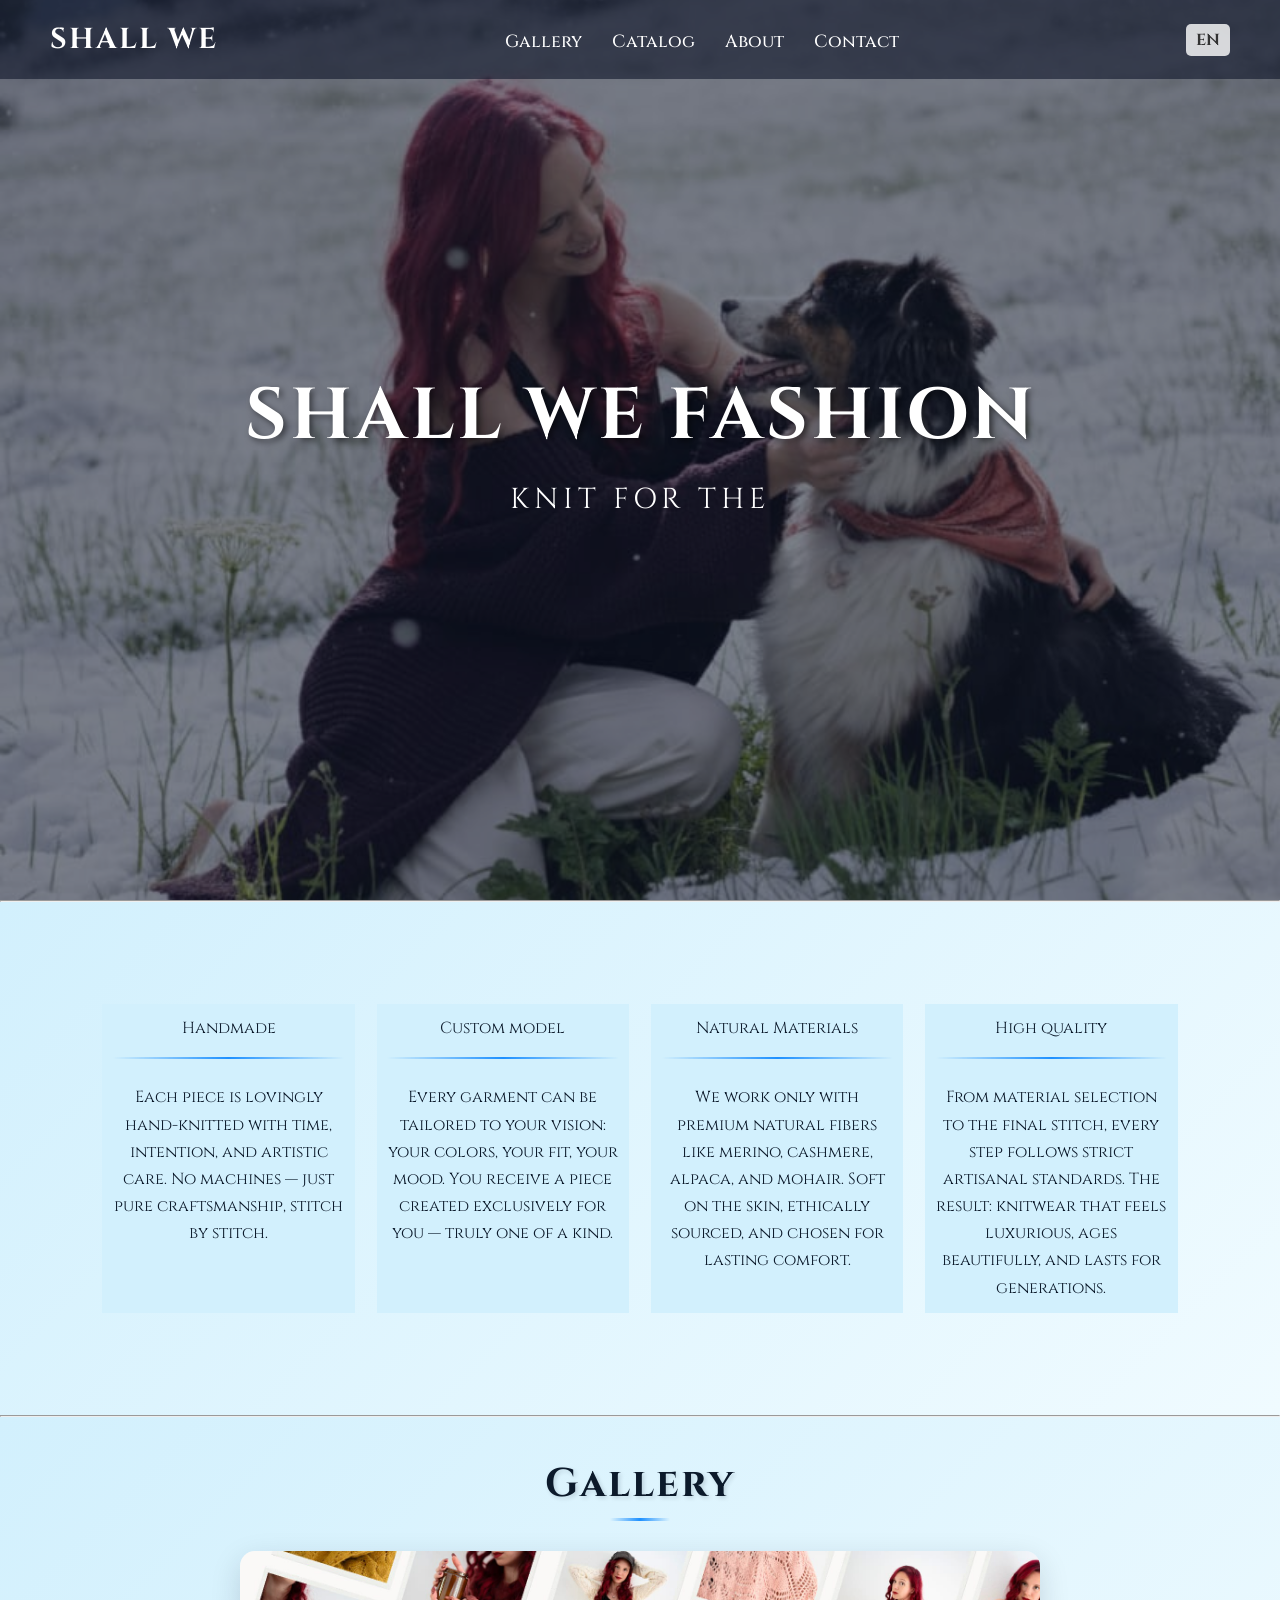
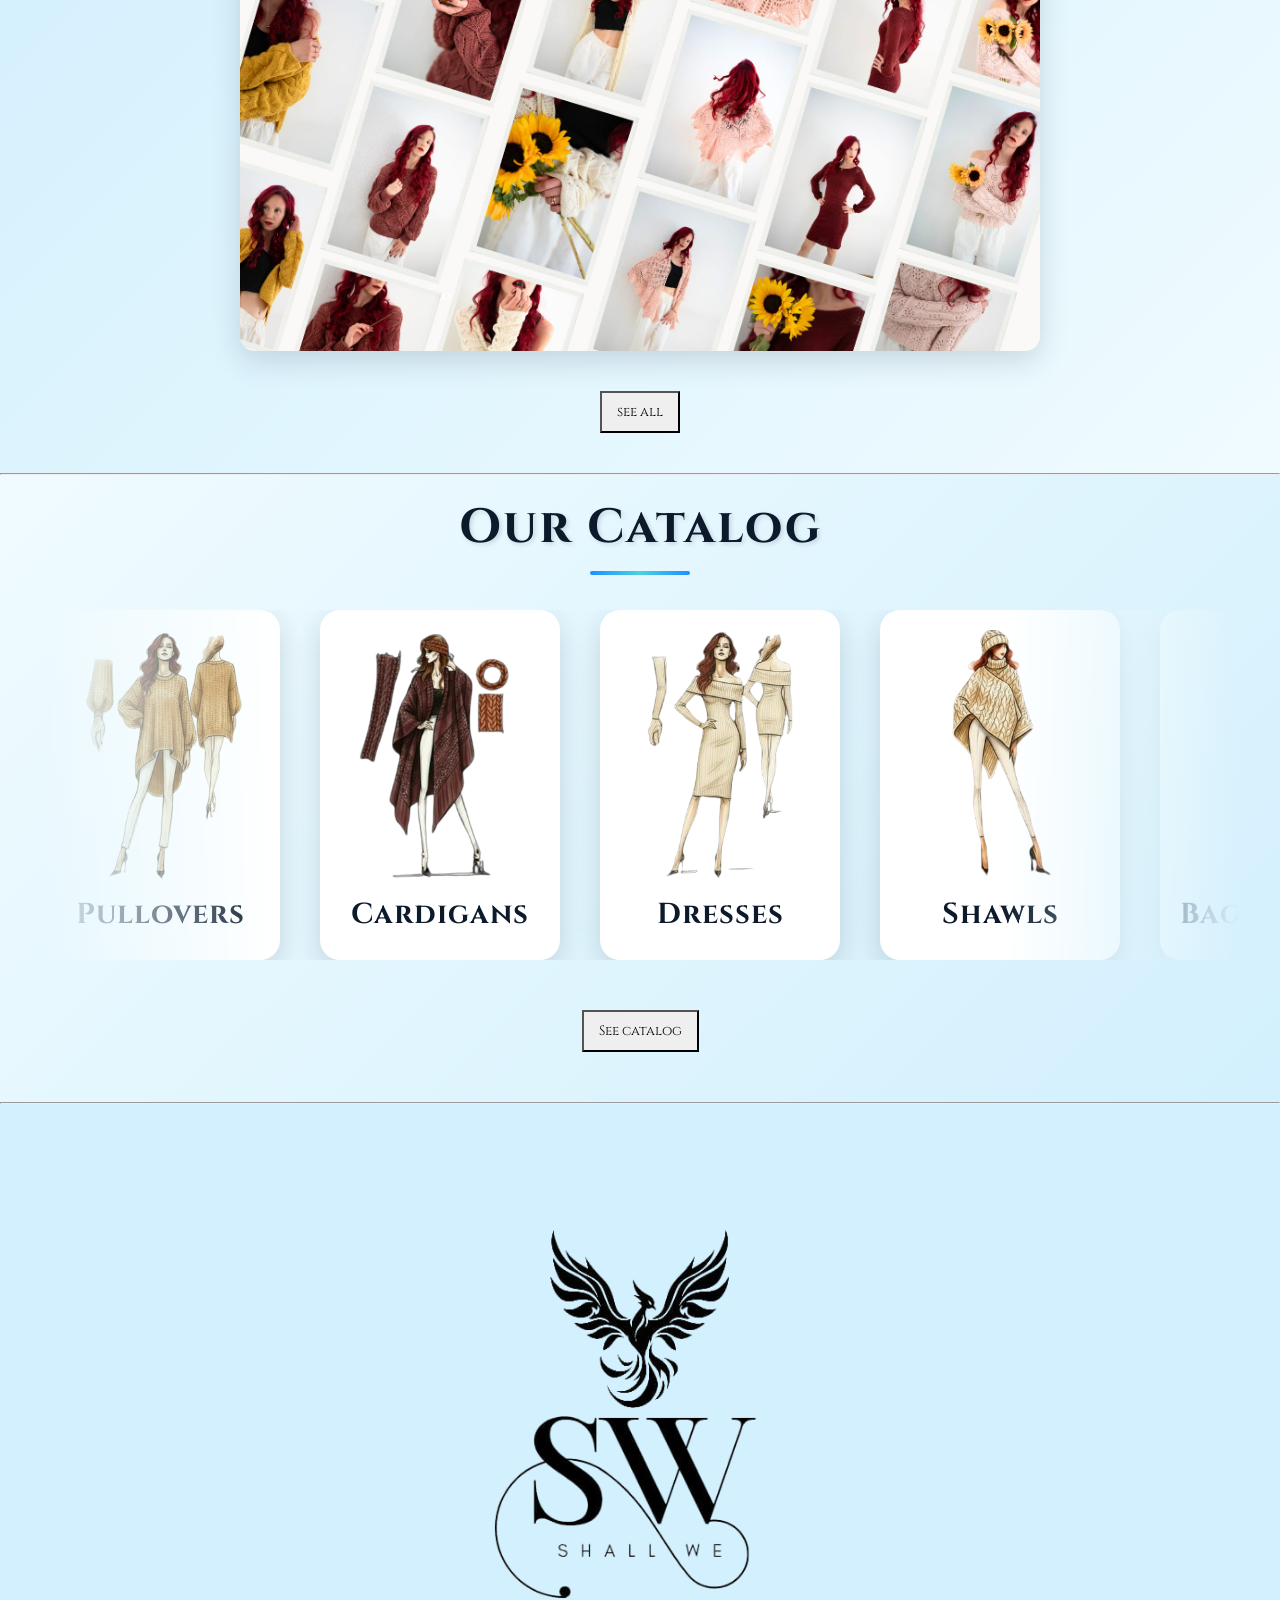
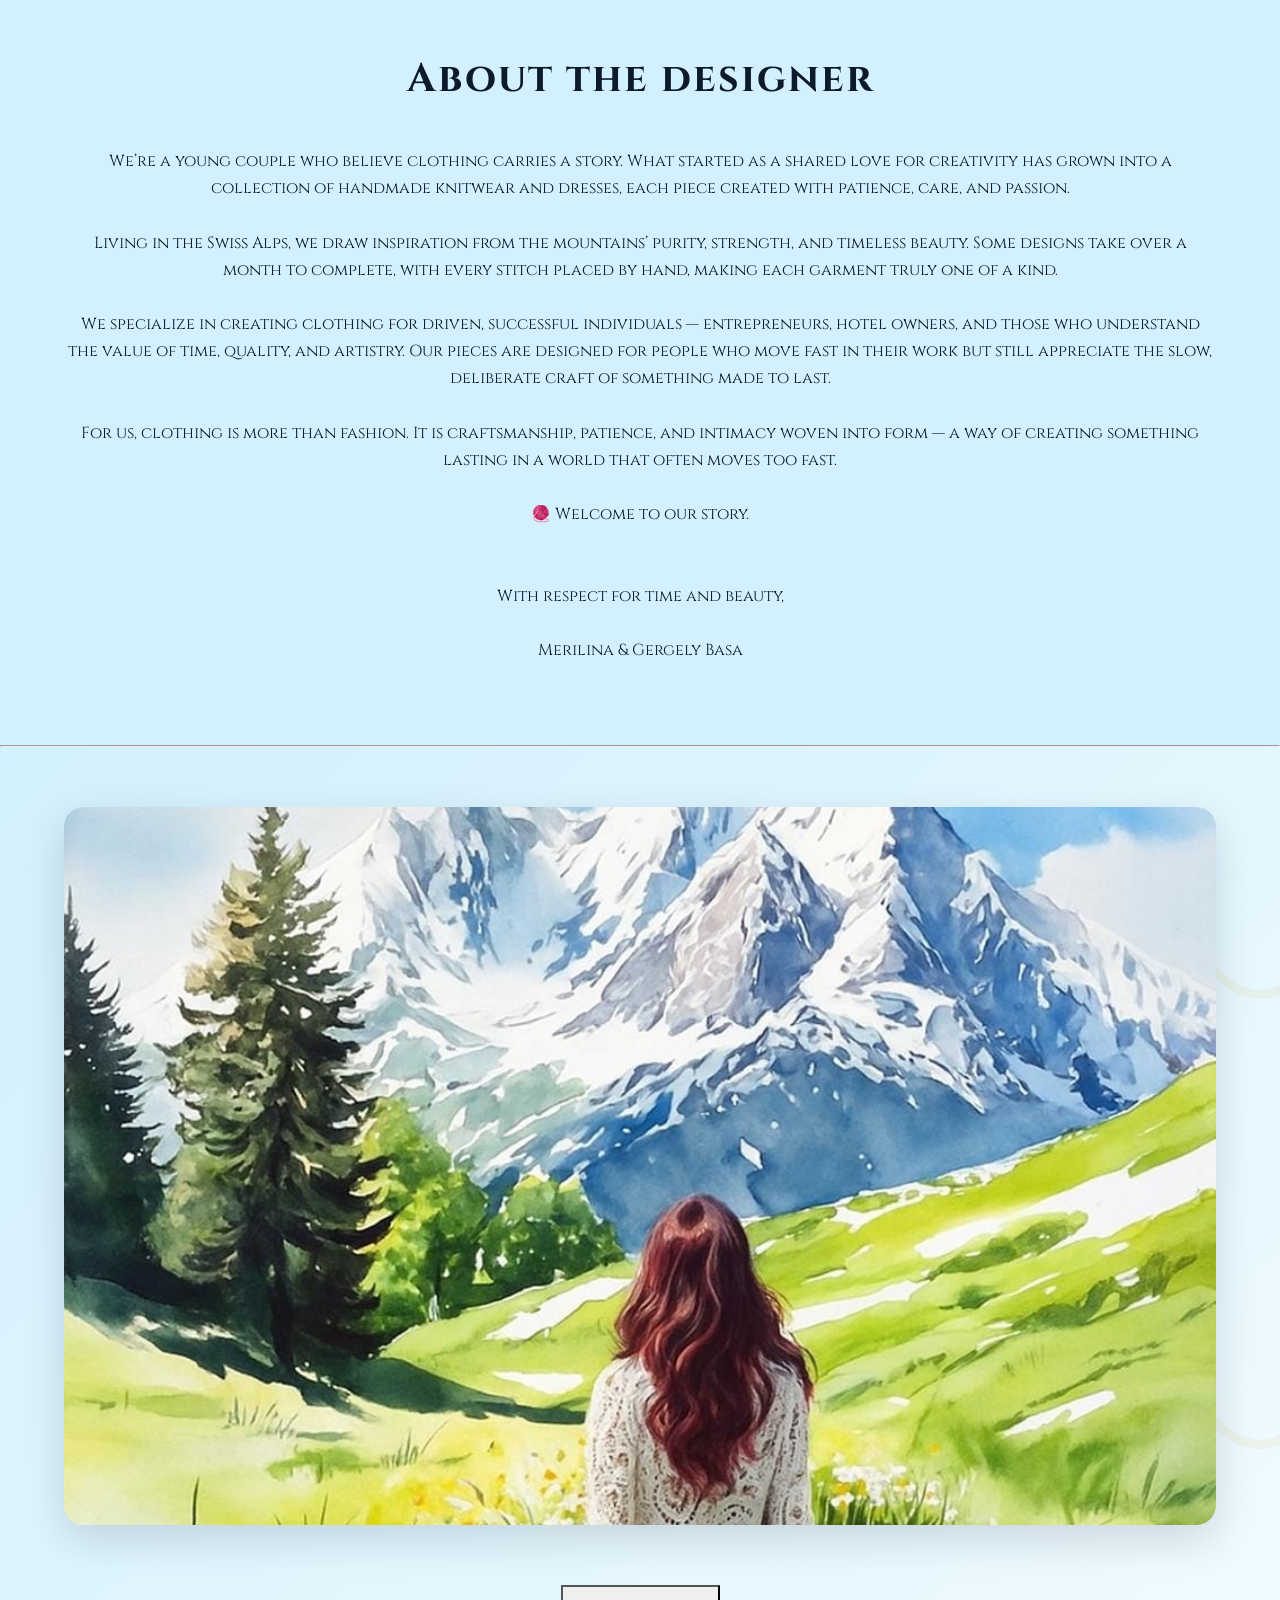
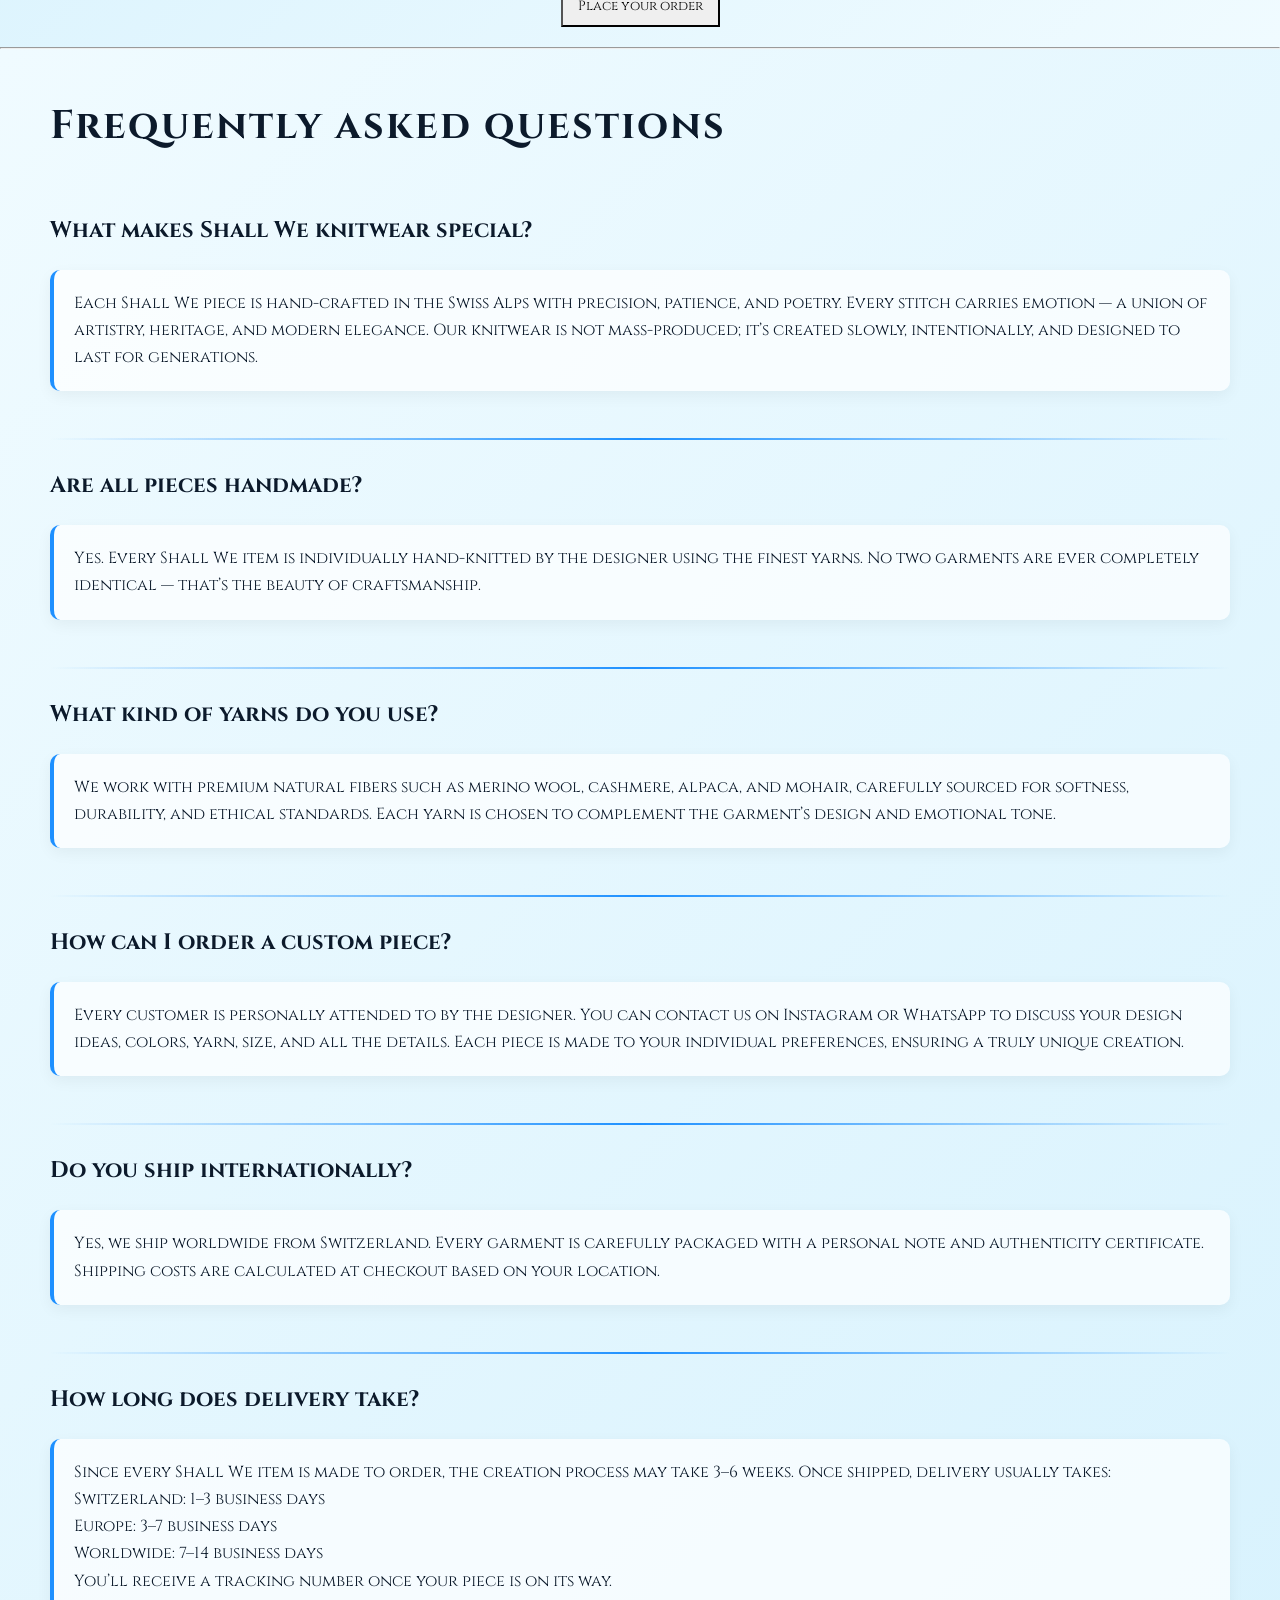
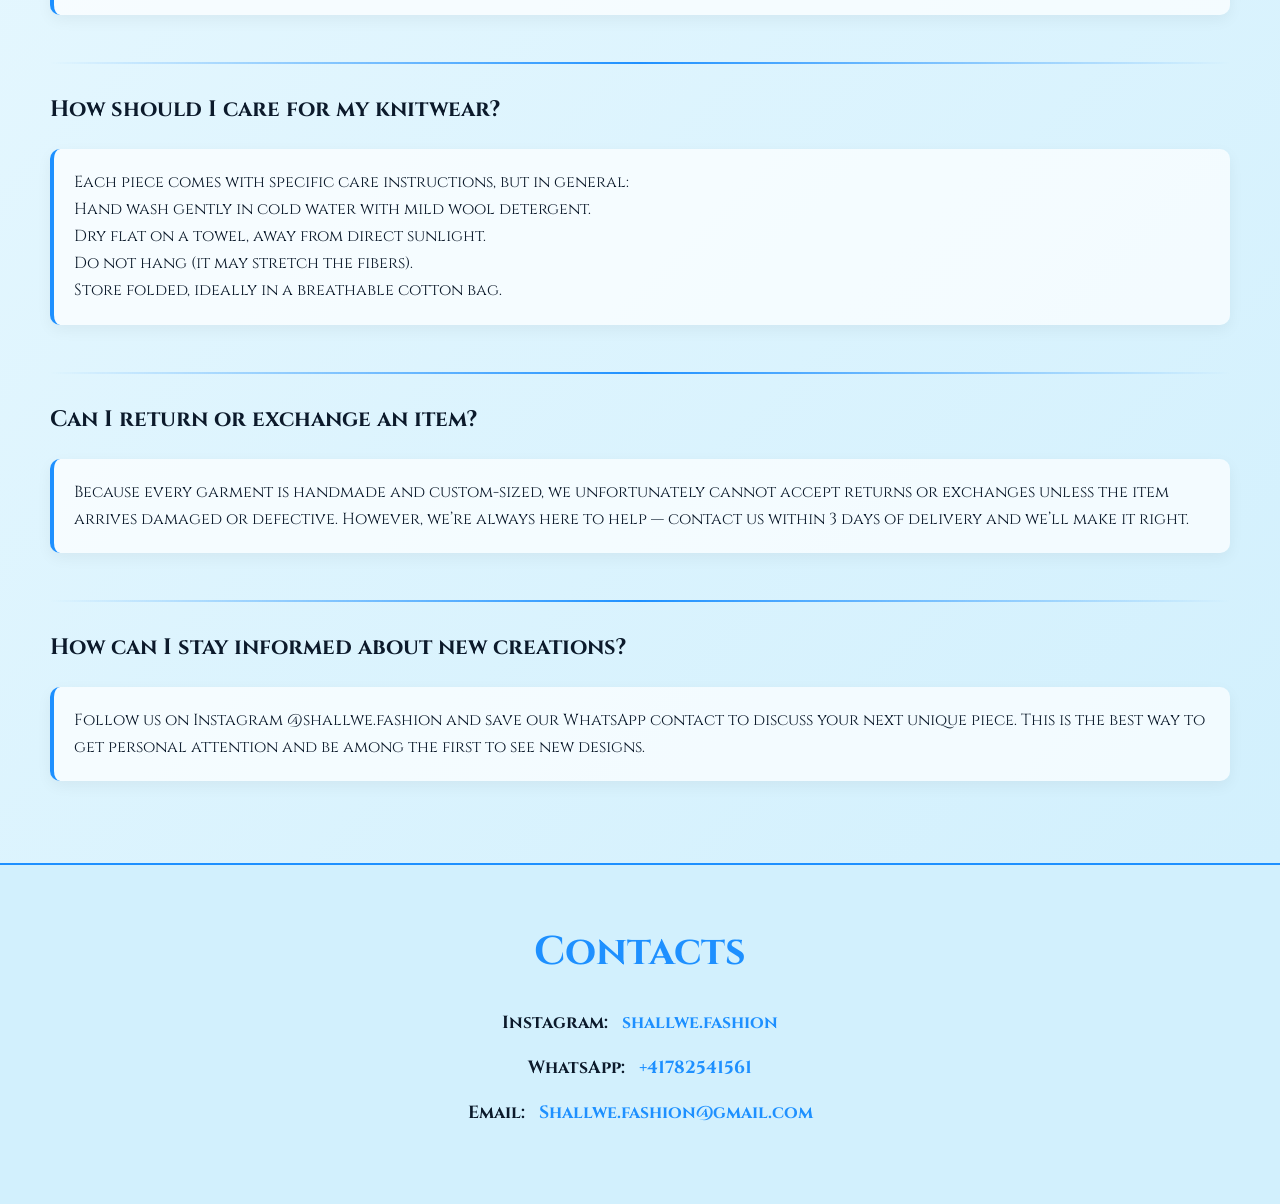
<file: index.html>
<!DOCTYPE html>
<html lang="en">
<head>
    <meta charset="UTF-8">
    <meta name="viewport" content="width=device-width, initial-scale=1.0">
    <title>Shall We</title>
    <link rel="stylesheet" href="style.css">
    <link rel="icon" type="image/x-icon" href="/img/logo.png">
    <link rel="stylesheet" href="" id="summerwinter">
</head>
<body>
    <header>
            <div class="slideshow-container">
                <div class="slide fade" >
                    <img src="img/summer fotos/summer 2.jpeg" id="slide1">
                </div>
                <div class="slide fade">
                    <img src="img/summer fotos/summer 3.jpeg" id="slide2">
                </div>
                <div class="slide fade">
                    <img src="img/summer fotos/summer 4.jpeg" id="slide3">
                </div>
                <div class="slide fade">
                    <img src="img/summer fotos/summer 5.jpeg" id="slide4">
                </div>
            </div>
            <nav>
                <div class="logo">
                    <a href="#">SHALL WE</a>
                </div>
                <ul class="nav-links nav-links-mobile">
                    <li><a href="#gallery" data-translate="nav_gallery">Gallery</a></li>
                    <li><a href="#catalog" data-translate="nav_catalog">Catalog</a></li>
                    <li><a href="#aboutdesigner" data-translate="nav_about">About</a></li>
                    <li><a href="#contact" data-translate="nav_contact">Contact</a></li>
                </ul>
                <div class="hamburger-menu">
                    <div class="bar"></div>
                    <div class="bar"></div>
                    <div class="bar"></div>
                </div>
                <div class="language-switcher">
                    <div class="current-lang">
                        <span id="current-lang-text">EN</span>
                    </div>
                    <div class="lang-dropdown">
                        <a href="#" data-lang="en"> EN</a>
                        <a href="#" data-lang="de"> DE</a>
                        <a href="#" data-lang="ru"> RU</a>
                        <a href="#" data-lang="fr"> FR</a>
                        <a href="#" data-lang="es"> ES</a>
                        <a href="#" data-lang="it"> IT</a>
                    </div>
                </div>
            </nav>
            <div class="overlay">
                <h2 data-translate="overlay_h2">SHALL WE FASHION</h2>
                <h5 data-translate="overlay_h5"></h5>
            </div>
    </header><hr>

    <div id="about" class="abtb"><!--abtd = about the brand-->
        <div>
            <p data-translate="handmade_h">Handmade</p><hr>
            <p data-translate="handmade_p">Each piece is lovingly hand-knitted with time, intention, and artistic care. No machines — just pure craftsmanship, stitch by stitch.</p>
        </div>
        <div>
            <p data-translate="custom_model_h">Custom model</p><hr>
            <p data-translate="custom_model_p">Every garment can be tailored to your vision: your colors, your fit, your mood. You receive a piece created exclusively for you — truly one of a kind.</p>
        </div>
        <div>
            <p data-translate="natural_materials_h">Natural Materials</p><hr>
            <p data-translate="natural_materials_p">We work only with premium natural fibers like merino, cashmere, alpaca, and mohair. Soft on the skin, ethically sourced, and chosen for lasting comfort.</p>
        </div>
        <div>
            <p data-translate="high_quality_h">High quality</p><hr>
            <p data-translate="high_quality_p">From material selection to the final stitch, every step follows strict artisanal standards. The result: knitwear that feels luxurious, ages beautifully, and lasts for generations.</p>
        </div>
    </div><hr>

    <div id="gallery" class="gallery">
        <h1 data-translate="gallery_h1">Gallery</h1>
        <img src="img/gallery.jpeg" alt="">
        <button><a href="https://www.instagram.com/shallwe.fashion/#" target="_blank" data-translate="gallery_button">see all</a></button>
    </div><hr>



    <div id="catalog" class="catalog">
        <h1 data-translate="catalog_h1">Our Catalog</h1>
        <div class="scroller">
            <div class="inner">
                <div class="box">
                    <a href="catalog/catalog.html#page4-div" target="_blank">
                        <div class="img-container">
                            <img src="img/catalog/pullovers.png" alt="Pullovers">
                        </div>
                        <h3 data-translate="pullovers">Pullovers</h3>
                    </a>
                </div>
                <div class="box">
                    <a href="catalog/catalog.html#page10-div" target="_blank">
                        <div class="img-container">
                            <img src="img/catalog/cardigans.png" alt="Cardigans">
                        </div>
                        <h3 data-translate="cardigans">Cardigans</h3>
                    </a>
                </div>
                <div class="box">
                    <a href="catalog/catalog.html#page16-div">
                        <div class="img-container">
                            <img src="img/catalog/dresses.png" alt="Dresses">
                        </div>
                        <h3 data-translate="dresses">Dresses</h3>
                    </a>
                </div>
                <div class="box">
                    <a href="catalog/catalog.html#page23-div" target="_blank">
                        <div class="img-container">
                            <img src="img/catalog/shawls.png" alt="Shawls">
                        </div>
                        <h3 data-translate="shawls">Shawls</h3>
                    </a>
                </div>
                <div class="box">
                    <a href="catalog/catalog.html#page28-div">
                        <div class="img-container">
                            <img src="img/catalog/bags-and-ponchos.png" alt="Bags">
                        </div>
                        <h3 data-translate="bags_and_ponchos">Bags and ponchos</h3>
                    </a>
                </div>
                <div class="box">
                    <a href="catalog/catalog.html#page34-div" target="_blank">
                        <div class="img-container">
                            <img src="img/catalog/mens.png" alt="Men's Fashion">
                        </div>
                        <h3 data-translate="mens_fashion">Men's Fashion</h3>
                    </a>
                </div>
                <div class="box">
                    <a href="catalog/catalog.html#page4-div" target="_blank">
                        <div class="img-container">
                            <img src="img/catalog/pullovers.png" alt="Pullovers">
                        </div>
                        <h3 data-translate="pullovers">Pullovers</h3>
                    </a>
                </div>
                <div class="box">
                    <a href="catalog/catalog.html#page10-div" target="_blank">
                        <div class="img-container">
                            <img src="img/catalog/cardigans.png" alt="Cardigans">
                        </div>
                        <h3 data-translate="cardigans">Cardigans</h3>
                    </a>
                </div>
                <div class="box">
                    <a href="catalog/catalog.html#page16-div" target="_blank">
                        <div class="img-container">
                            <img src="img/catalog/dresses.png" alt="Dresses">
                        </div>
                        <h3 data-translate="dresses">Dresses</h3>
                    </a>
                </div>
                <div class="box">
                    <a href="catalog/catalog.html#page23-div" target="_blank">
                        <div class="img-container">
                            <img src="img/catalog/shawls.png" alt="Shawls">
                        </div>
                        <h3 data-translate="shawls">Shawls</h3>
                    </a>
                </div>
                <div class="box">
                    <a href="catalog/catalog.html#page28-div" target="_blank">
                        <div class="img-container">
                            <img src="img/catalog/bags-and-ponchos.png" alt="Bags">
                        </div>
                        <h3 data-translate="bags_and_ponchos">Bags and ponchos</h3>
                    </a>
                </div>
                <div class="box">
                    <a href="catalog/catalog.html#page34-div">
                        <div class="img-container">
                            <img src="img/catalog/mens.png" alt="Men's Fashion">
                        </div>
                        <h3 data-translate="mens_fashion">Men's Fashion</h3>
                    </a>
                    
                </div>
            </div>
        </div>
        <button class="seecatalog" style="margin-top: 50px;"><a href="catalog/catalog.html"  data-translate="see_catalog_button">See catalog</a></button>
    </div><hr>

    <div id="aboutdesigner" class="abtd"><!--abtd = about the designer-->
        <div>
            <img src="img/logo.png" alt="logo" style="display: block;">
        </div>

        <div >
            <h1 data-translate="about_designer_h1">About the designer</h1><br>

            <p data-translate="about_designer_p">
                We’re a young couple who believe clothing carries a story. What started as a shared love for creativity has grown into a collection of handmade knitwear and dresses, each piece created with patience, care, and passion. <br><br>

                Living in the Swiss Alps, we draw inspiration from the mountains’ purity, strength, and timeless beauty. Some designs take over a month to complete, with every stitch placed by hand, making each garment truly one of a kind. <br><br>

                We specialize in creating clothing for driven, successful individuals — entrepreneurs, hotel owners, and those who understand the value of time, quality, and artistry. Our pieces are designed for people who move fast in their work but still appreciate the slow, deliberate craft of something made to last. <br><br>

                For us, clothing is more than fashion. It is craftsmanship, patience, and intimacy woven into form — a way of creating something lasting in a world that often moves too fast. <br><br>

                🧶 Welcome to our story. <br><br><br>


                With respect for time and beauty, <br><br>

                Merilina & Gergely Basa            </p>

        </div>
    </div><hr>

    <!--puo = place your order-->
    <div class="puo">
        <div><img src="img/placeYourOrder.jpeg" alt=""></div>
        <button><a href="order.html" data-translate="place_your_order_h1">Place your order</a></button>
    </div><hr>

    <div class="faq">
        <h1 data-translate="faq_h1">Frequently asked questions</h1>
        <p><br>
            <h3 data-translate="faq_q1">What makes Shall We knitwear special?</h3>

            <span data-translate="faq_a1">Each Shall We piece is hand-crafted in the Swiss Alps with precision, patience, and poetry. Every stitch carries emotion — a union of artistry, heritage, and modern elegance. Our knitwear is not mass-produced; it’s created slowly, intentionally, and designed to last for generations.</span> <br>
            <hr>

            <h3 data-translate="faq_q2">Are all pieces handmade?</h3> 

            <span data-translate="faq_a2">Yes. Every Shall We item is individually hand-knitted by the designer using the finest yarns. No two garments are ever completely identical — that’s the beauty of craftsmanship.</span> <br>


            <hr>

            <h3 data-translate="faq_q3">What kind of yarns do you use?</h3> 

            <span data-translate="faq_a3">We work with premium natural fibers such as merino wool, cashmere, alpaca, and mohair, carefully sourced for softness, durability, and ethical standards. Each yarn is chosen to complement the garment’s design and emotional tone.</span> <br>


            <hr>

            <h3 data-translate="faq_q4">How can I order a custom piece?</h3>

            <span data-translate="faq_a4">Every customer is personally attended to by the designer. You can contact us on Instagram or WhatsApp to discuss your design ideas, colors, yarn, size, and all the details. Each piece is made to your individual preferences, ensuring a truly unique creation.</span> <br>


            <hr>

            <h3 data-translate="faq_q5">Do you ship internationally?</h3>

            <span data-translate="faq_a5">Yes, we ship worldwide from Switzerland. Every garment is carefully packaged with a personal note and authenticity certificate. Shipping costs are calculated at checkout based on your location.</span> <br>


            <hr>

            <h3 data-translate="faq_q6">How long does delivery take?</h3>

            <span data-translate="faq_a6">Since every Shall We item is made to order, the creation process may take 3–6 weeks. Once shipped, delivery usually takes: <br>

            Switzerland: 1–3 business days <br>

            Europe: 3–7 business days <br>

            Worldwide: 7–14 business days <br>


            You’ll receive a tracking number once your piece is on its way.</span> <br>


            <hr>

            <h3 data-translate="faq_q7">How should I care for my knitwear?</h3>

            <span data-translate="faq_a7">Each piece comes with specific care instructions, but in general: <br>

            Hand wash gently in cold water with mild wool detergent. <br>

            Dry flat on a towel, away from direct sunlight. <br>

            Do not hang (it may stretch the fibers). <br>

            Store folded, ideally in a breathable cotton bag.</span> <br>



            <hr>

            <h3 data-translate="faq_q8">Can I return or exchange an item?</h3>

            <span data-translate="faq_a8">Because every garment is handmade and custom-sized, we unfortunately cannot accept returns or exchanges unless the item arrives damaged or defective. However, we’re always here to help — contact us within 3 days of delivery and we’ll make it right.</span> <br>


            <hr>

        <h3 data-translate="faq_q9">How can I stay informed about new creations?</h3>

            <span data-translate="faq_a9">Follow us on Instagram @shallwe.fashion and save our WhatsApp contact to discuss your next unique piece. This is the best way to get personal attention and be among the first to see new designs.</span> <br>
        </p>
    </div>

    <footer id="contact">
        <div class="contacts">
            <h2 data-translate="contacts_h2">Contacts</h2>
            <p><b data-translate="instagram">Instagram: </b><a href="https://www.instagram.com/shallwe.fashion/#" target="blank"> shallwe.fashion</a></p>
            <p><b data-translate="whatsapp">WhatsApp: </b><a href="https://wa.me/+41782541561" target="blank"> +41782541561</a></p>
            <p><b data-translate="email">Email: </b><a href="mailto:shallwe.fashion@gmail.com" target="blank"> Shallwe.fashion@gmail.com</a></p>
        </div>
    </footer>
    <script src="script.js"></script>
</body>
</html>
</file>
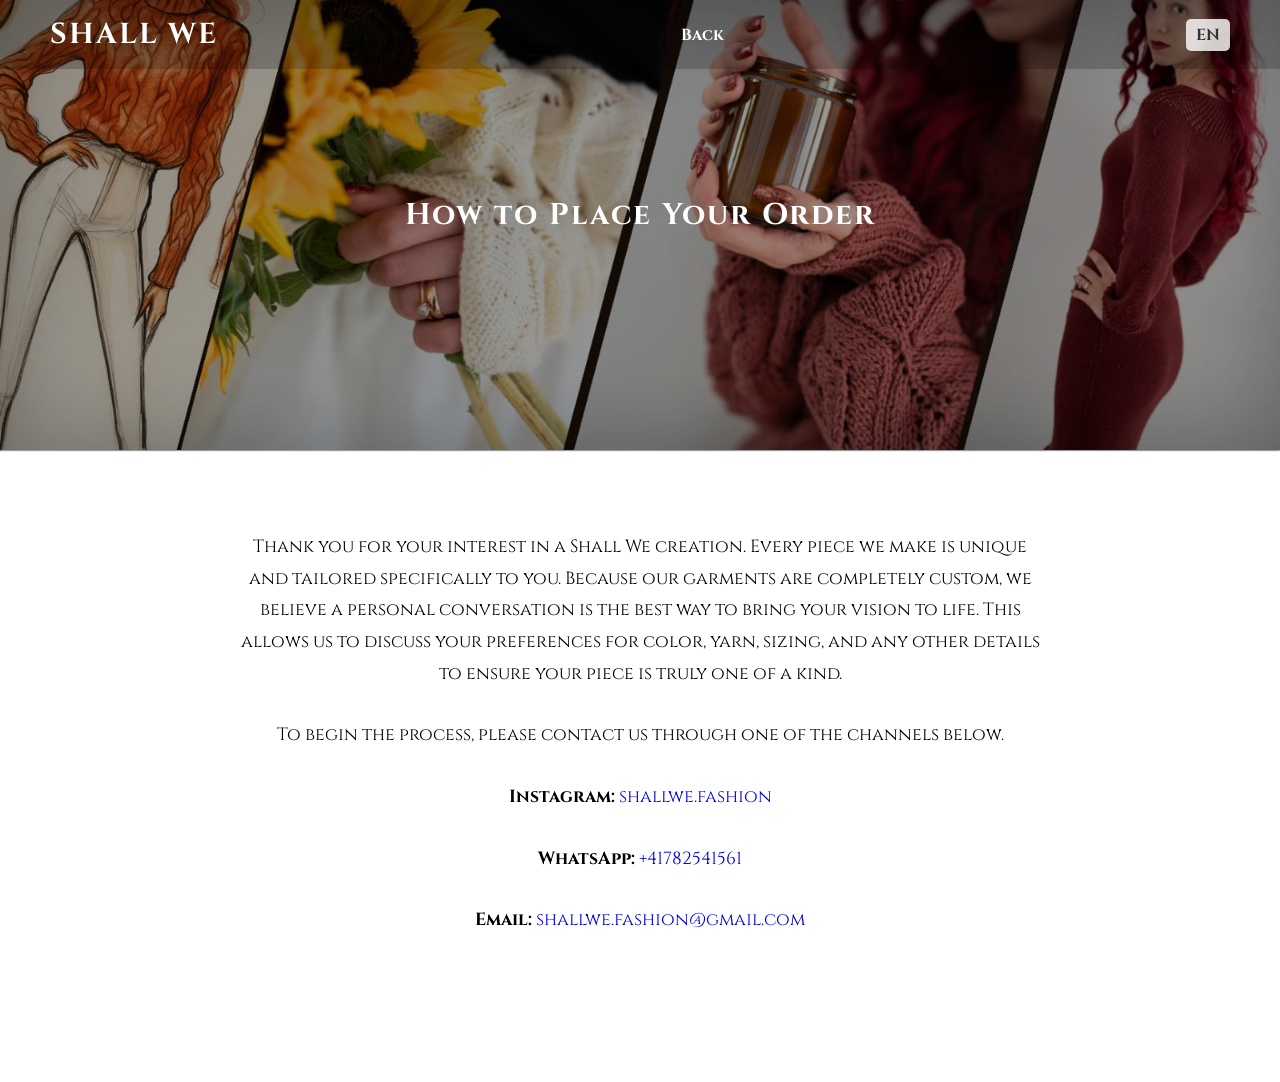
<file: order.html>
<!DOCTYPE html>
<html lang="en">
<head>
    <meta charset="UTF-8">
    <meta name="viewport" content="width=device-width, initial-scale=1.0">
    <title>How to Order - Shall We</title>
    <link rel="stylesheet" href="style.css">
    <link rel="icon" type="image/x-icon" href="/img/logo.jpeg">
</head>
<body>
    <header class="order-header" style="background: url(img/banner.jpeg); background-size: cover; background-position: center;">
            <nav>
                <div class="logo">
                    <a href="index.html">SHALL WE</a>
                </div>
                <a href="index.html" data-translate="puo_home_btn" style="color: white; font-weight: bold;">Back</a>
                <div class="language-switcher">
                    <div class="current-lang">
                        <span id="current-lang-text">EN</span>
                    </div>
                    <div class="lang-dropdown">
                        <a href="#" data-lang="en" style="color: black; font-weight: 600;"> EN</a>
                        <a href="#" data-lang="de" style="color: black; font-weight: 600;"> DE</a>
                        <a href="#" data-lang="ru" style="color: black; font-weight: 600;"> RU</a>
                        <a href="#" data-lang="fr" style="color: black; font-weight: 600;"> FR</a>
                        <a href="#" data-lang="es" style="color: black; font-weight: 600;"> ES</a>
                        <a href="#" data-lang="it" style="color: black; font-weight: 600;"> IT</a>
                    </div>
                </div>
            </nav><h1 style="text-align: center; color: white; font-size: 30px;" data-translate="order_title">How to Place Your Order</h1>
    </header><hr>

    <div class="order-info">
        
        <p data-translate="order_intro">
            Thank you for your interest in a Shall We creation. Every piece we make is unique and tailored specifically to you. Because our garments are completely custom, we believe a personal conversation is the best way to bring your vision to life. This allows us to discuss your preferences for color, yarn, sizing, and any other details to ensure your piece is truly one of a kind.
        </p>
        <p data-translate="order_process">
            To begin the process, please contact us through one of the channels below.
        </p>
        <div class="contacts" style="text-align: center;">
            <p><b data-translate="instagram">Instagram: </b><a href="https://www.instagram.com/shallwe.fashion/#" target="blank"> shallwe.fashion</a></p>
            <p><b data-translate="whatsapp">WhatsApp: </b><a href="https://wa.me/+41782541561" target="blank"> +41782541561</a></p>
            <p><b data-translate="email">Email: </b><a href="mailto:shallwe.fashion@gmail.com" target="blank"> shallwe.fashion@gmail.com</a></p>
        </div>
    </div>
    <script src="script.js"></script>
</body>
</html>
</file>
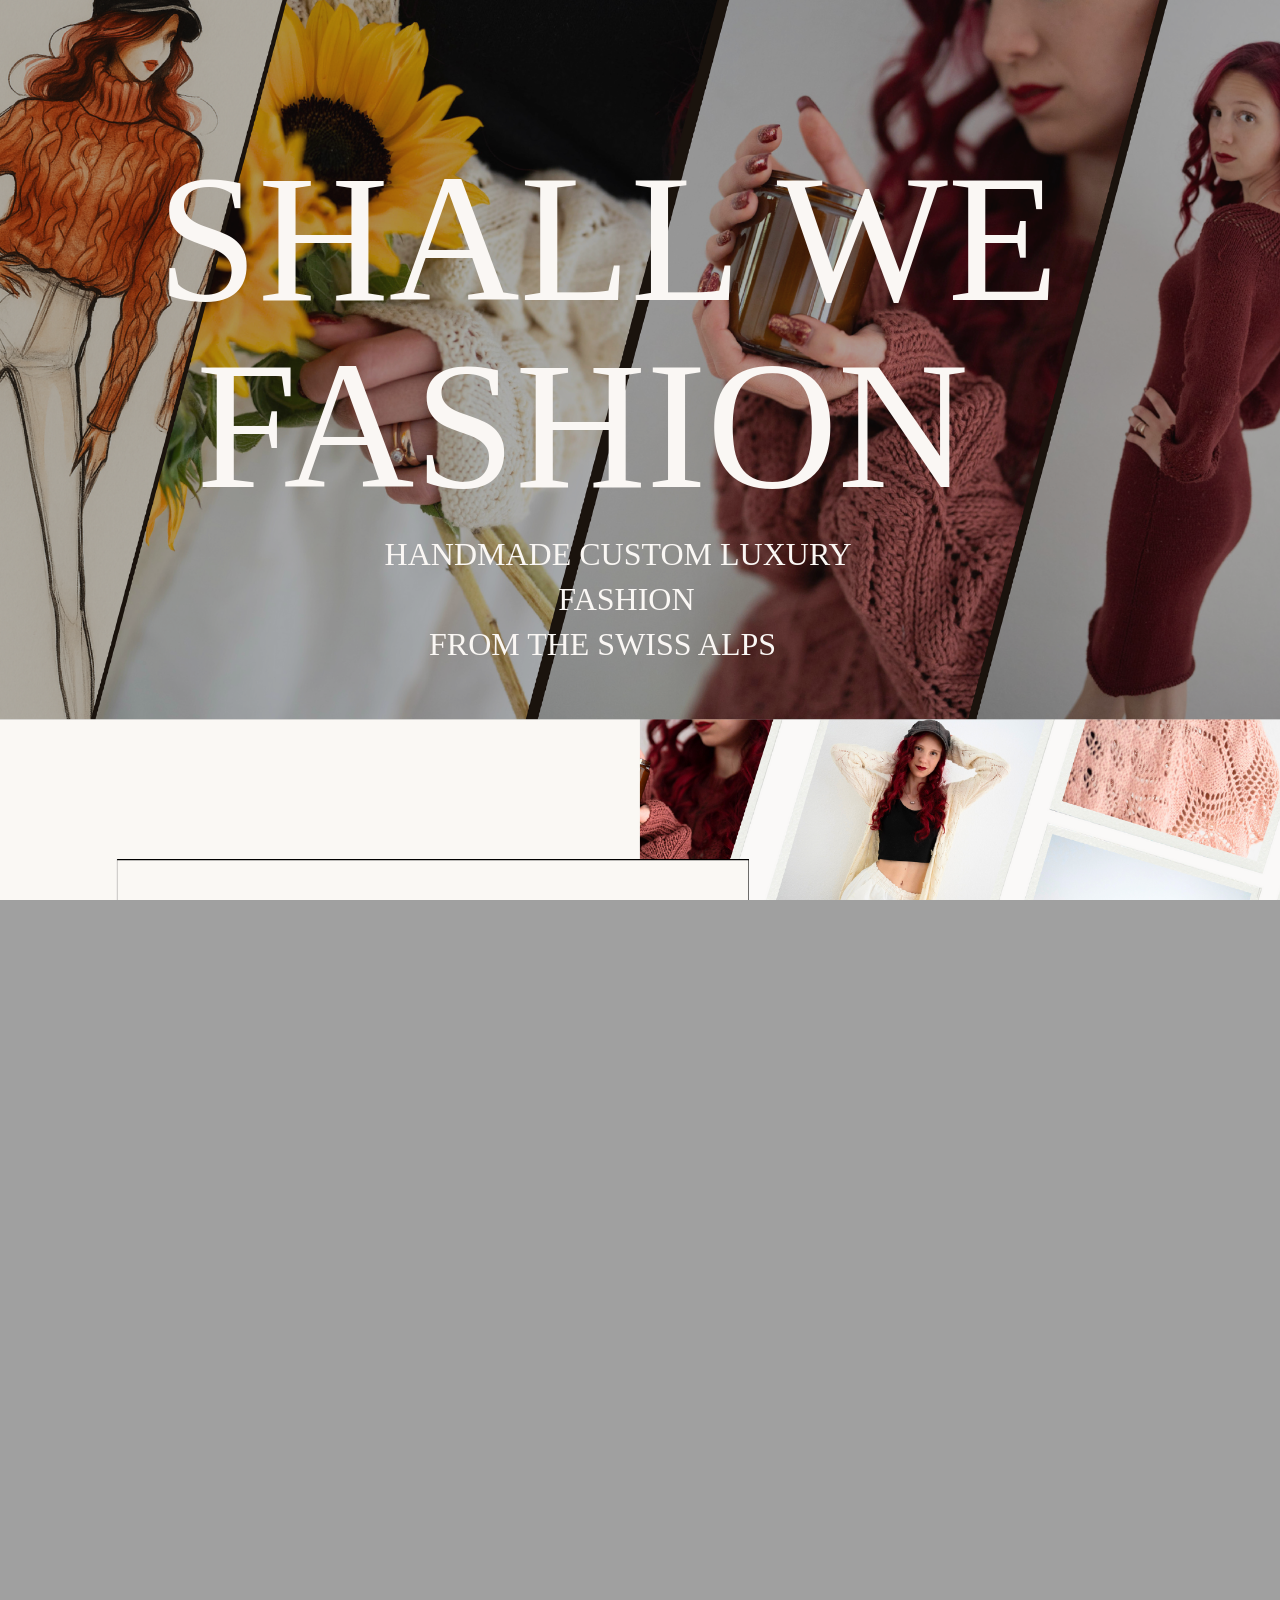
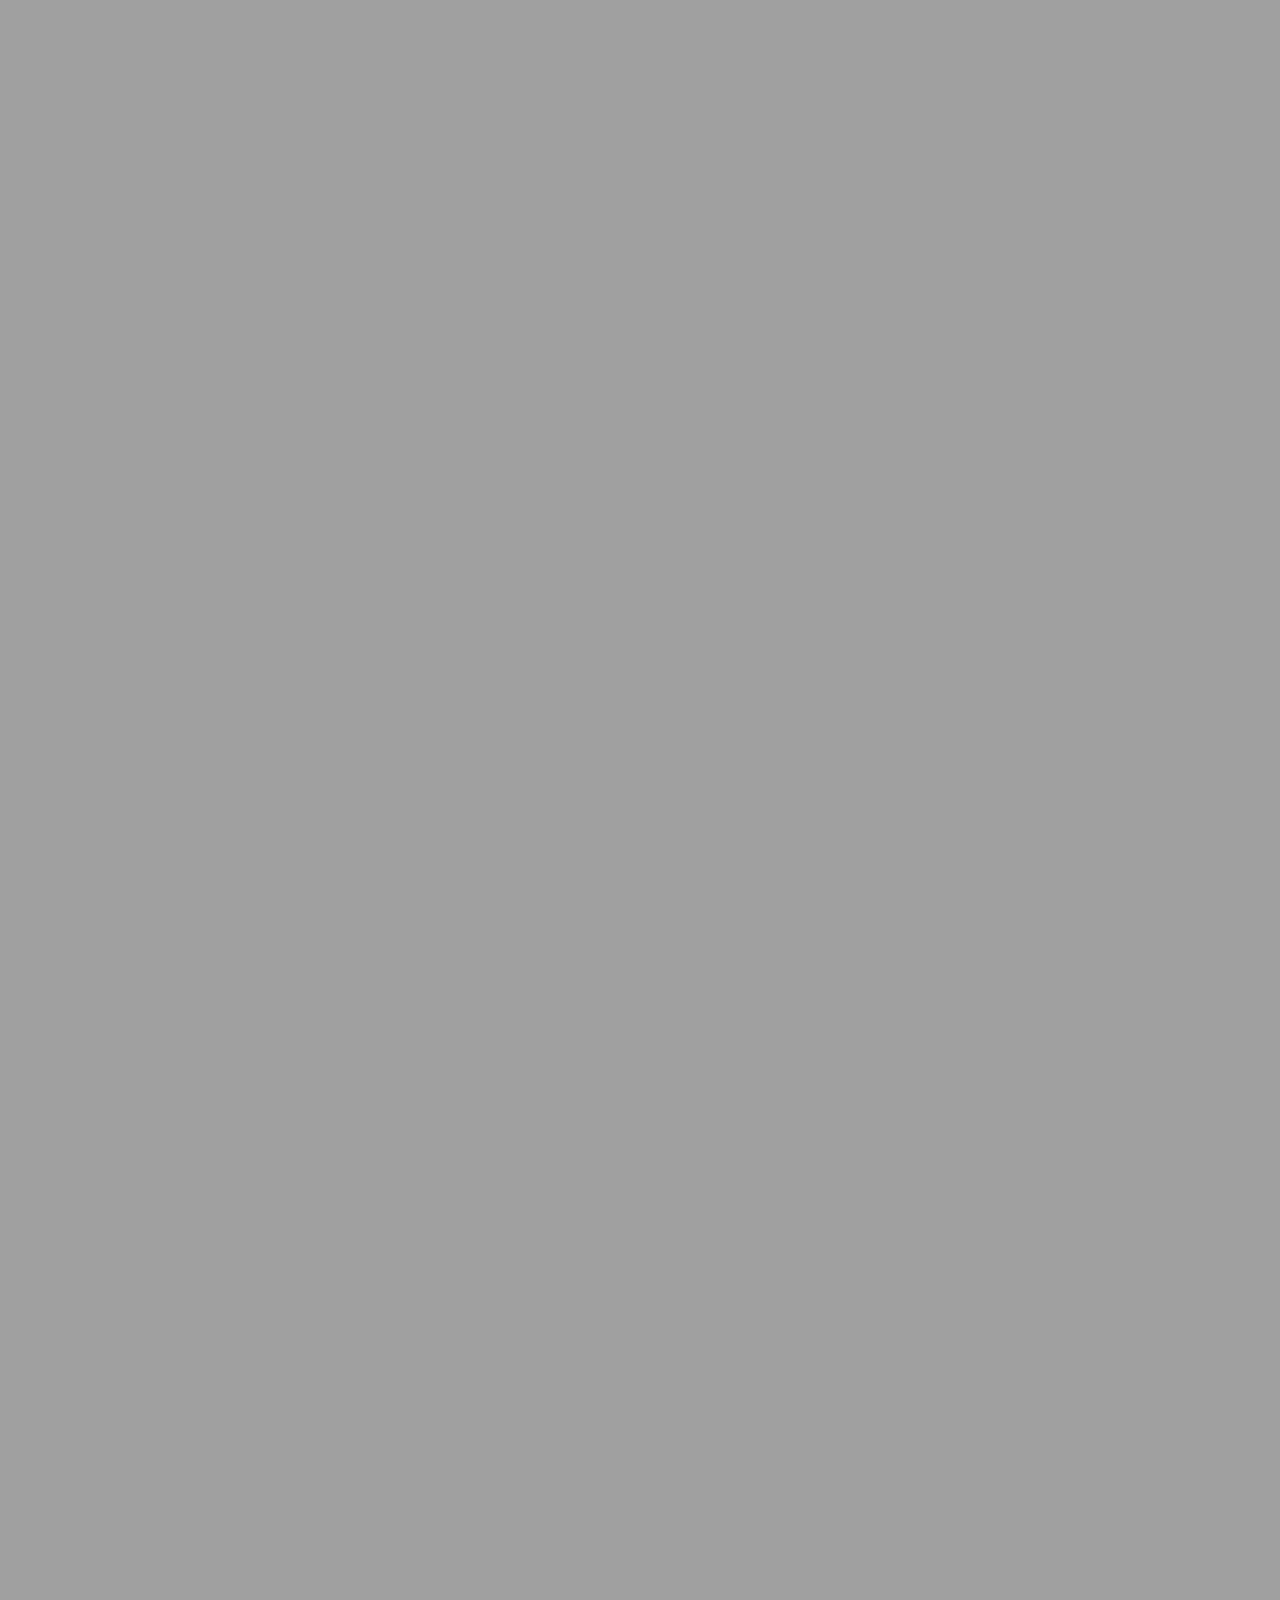
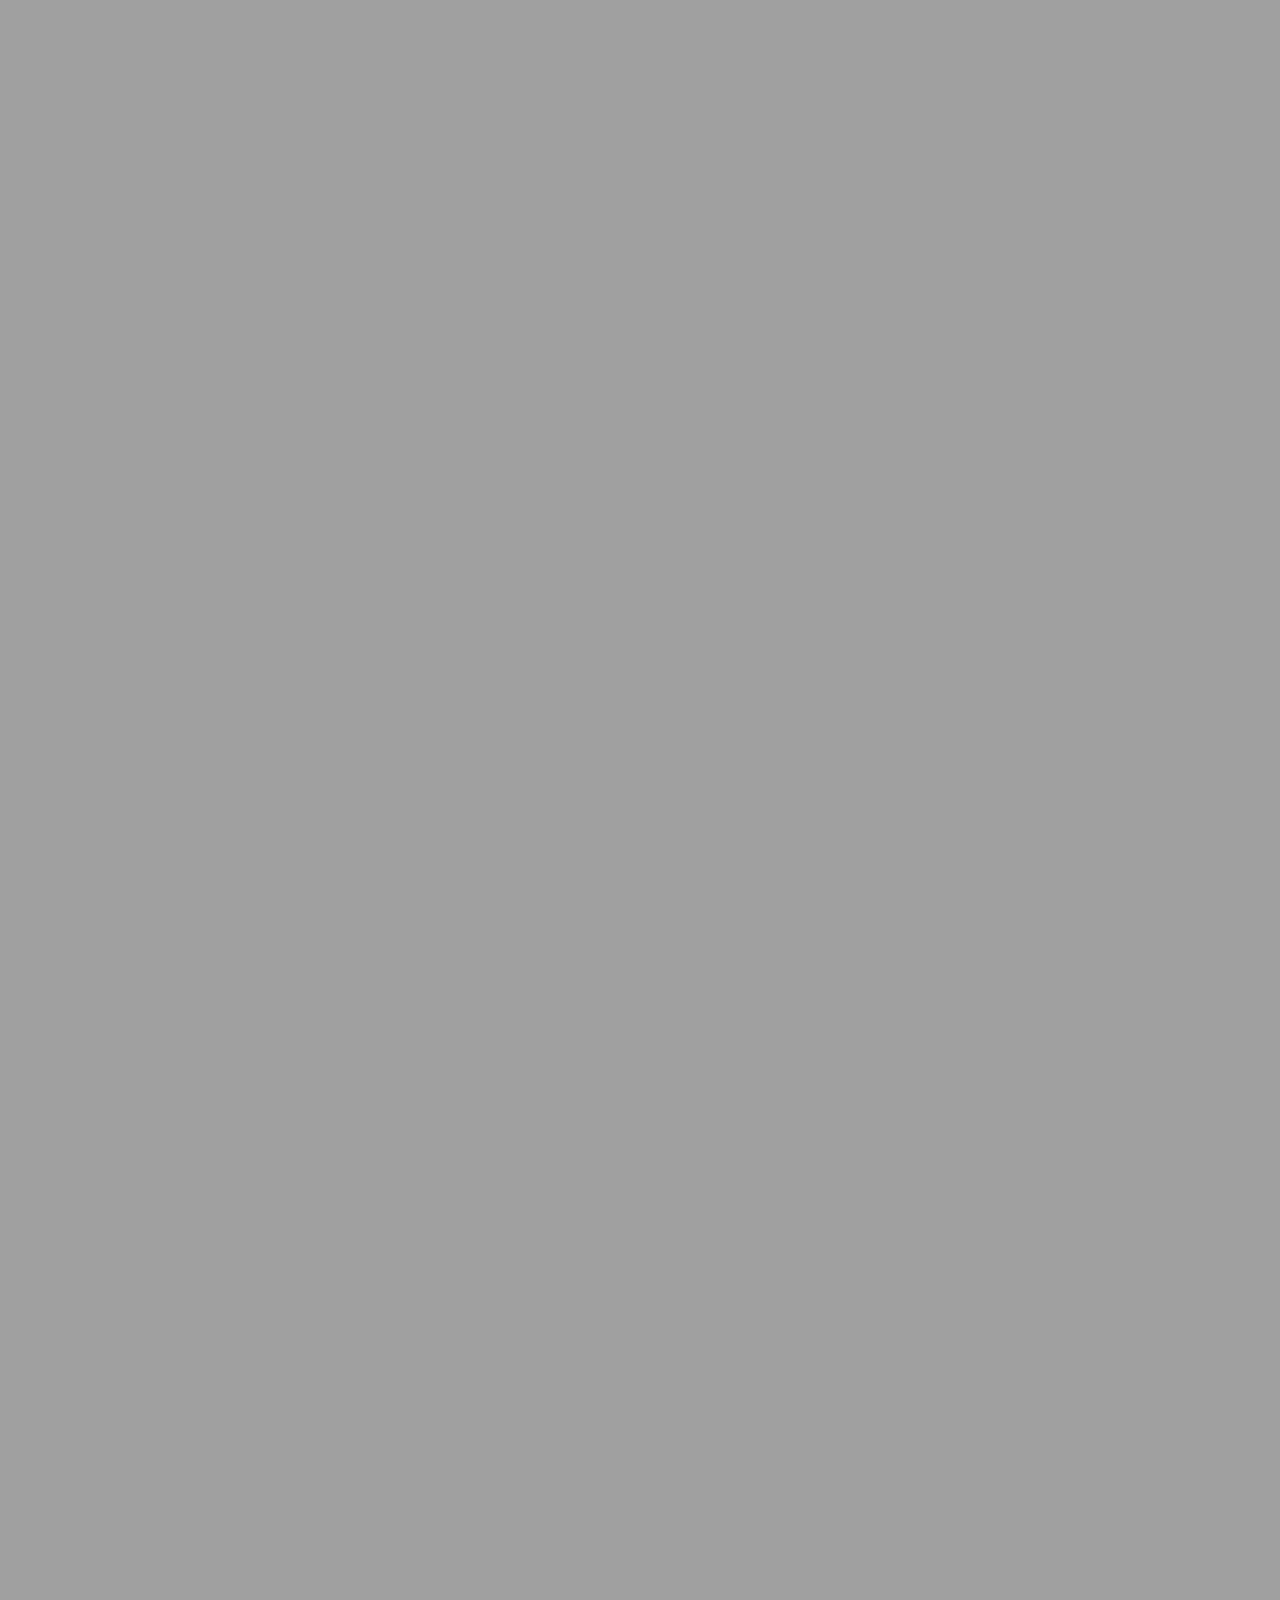
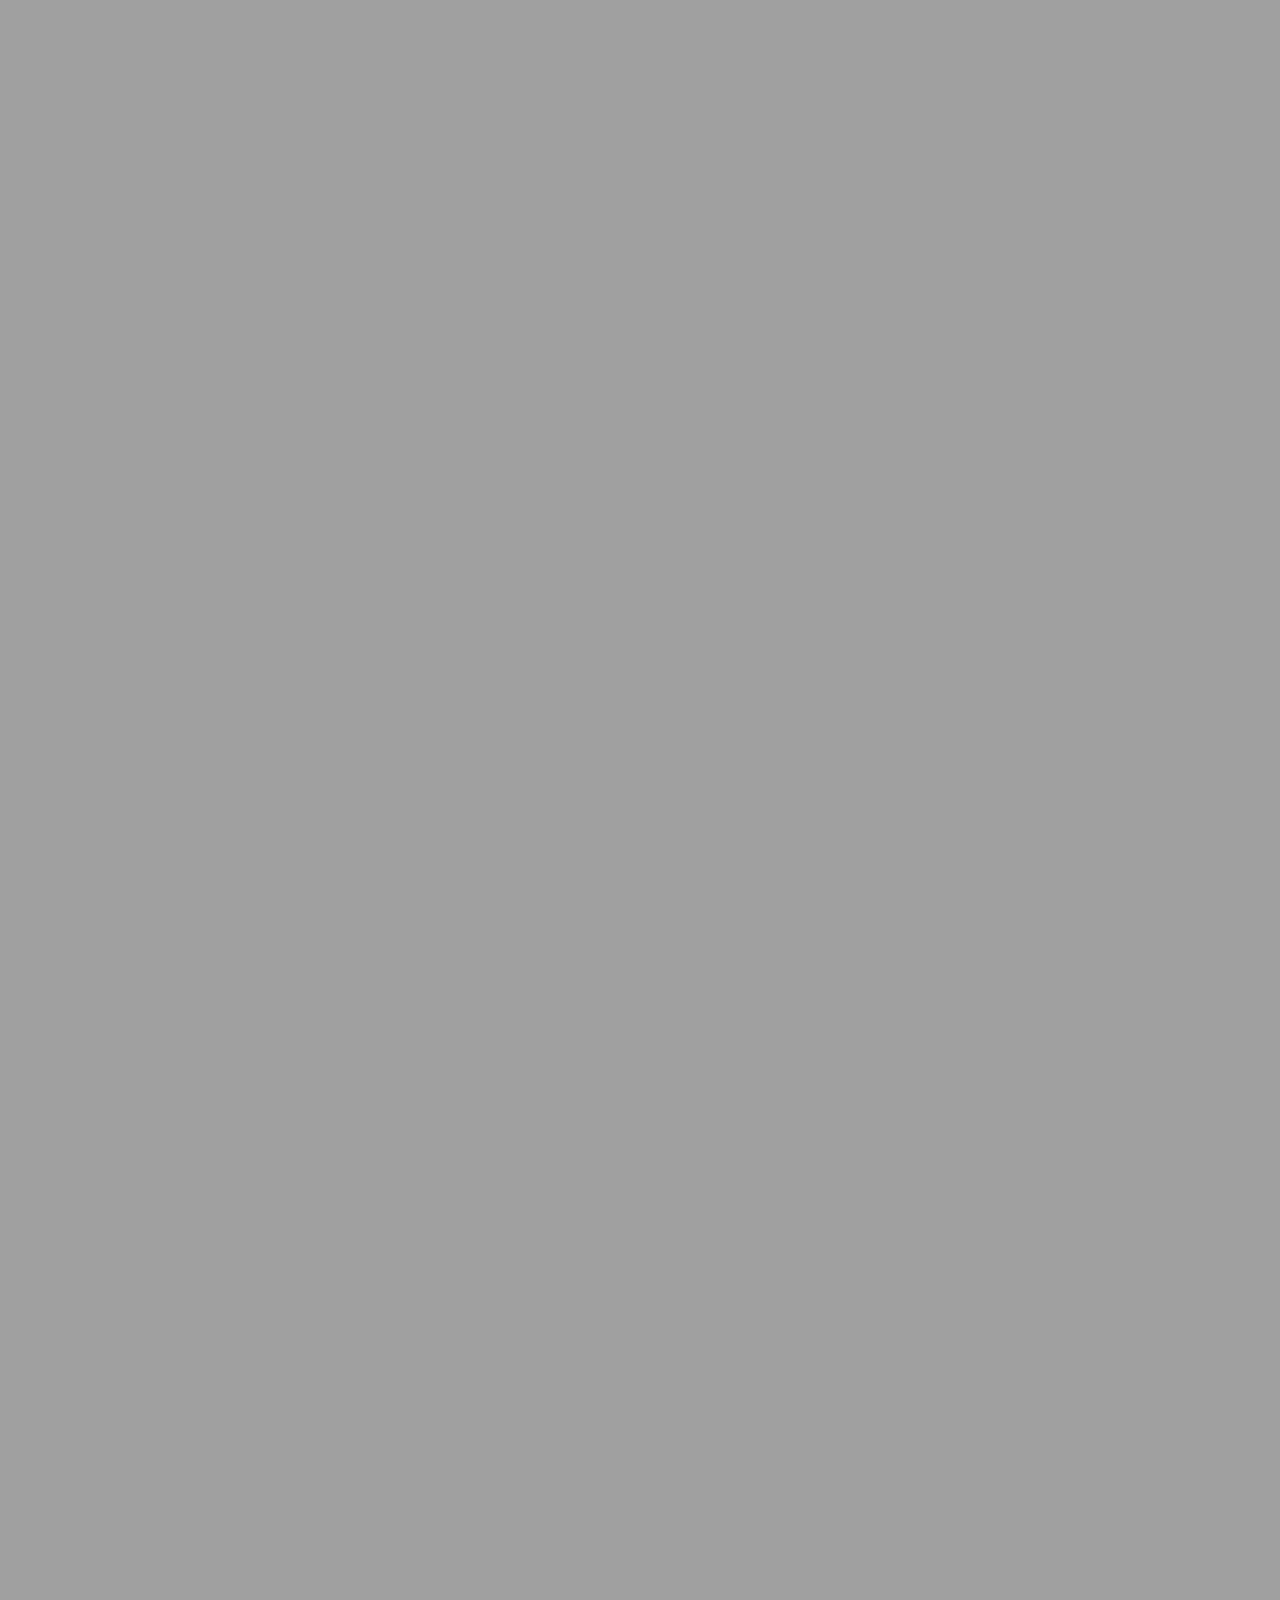
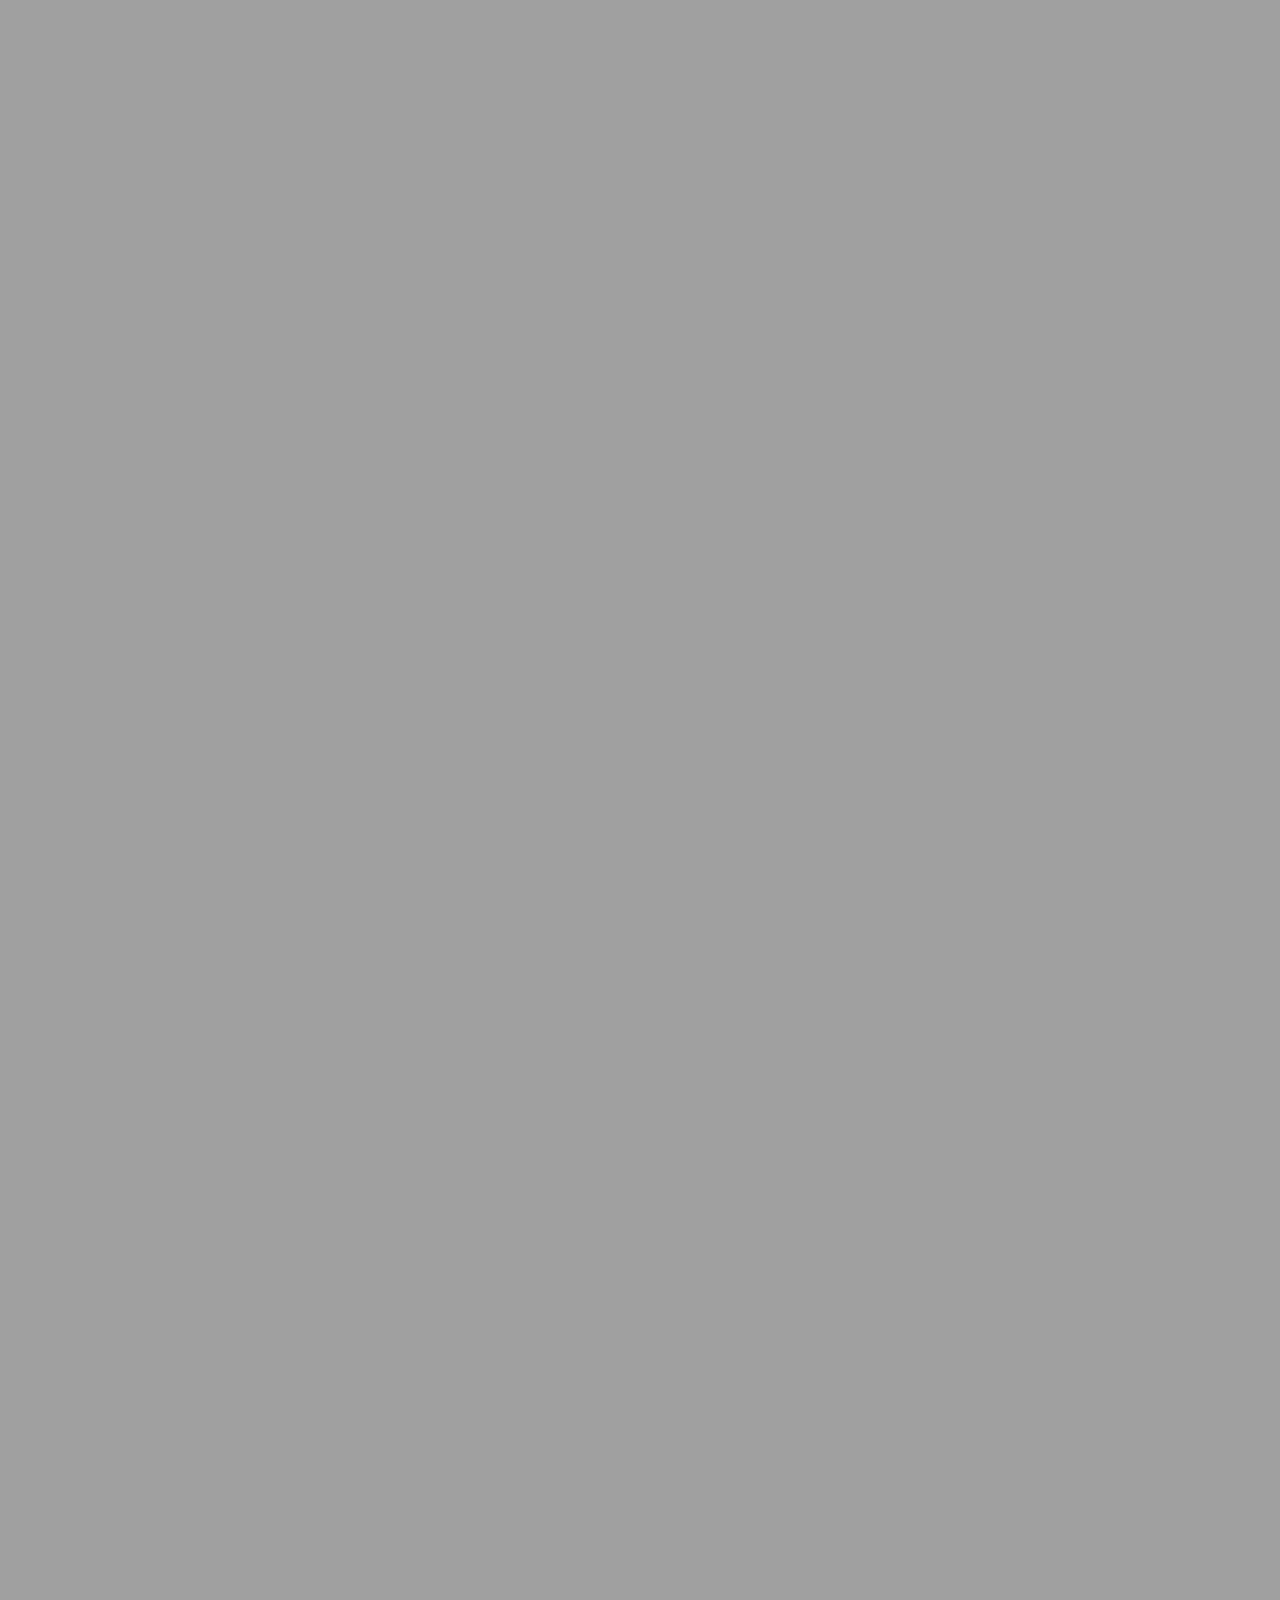
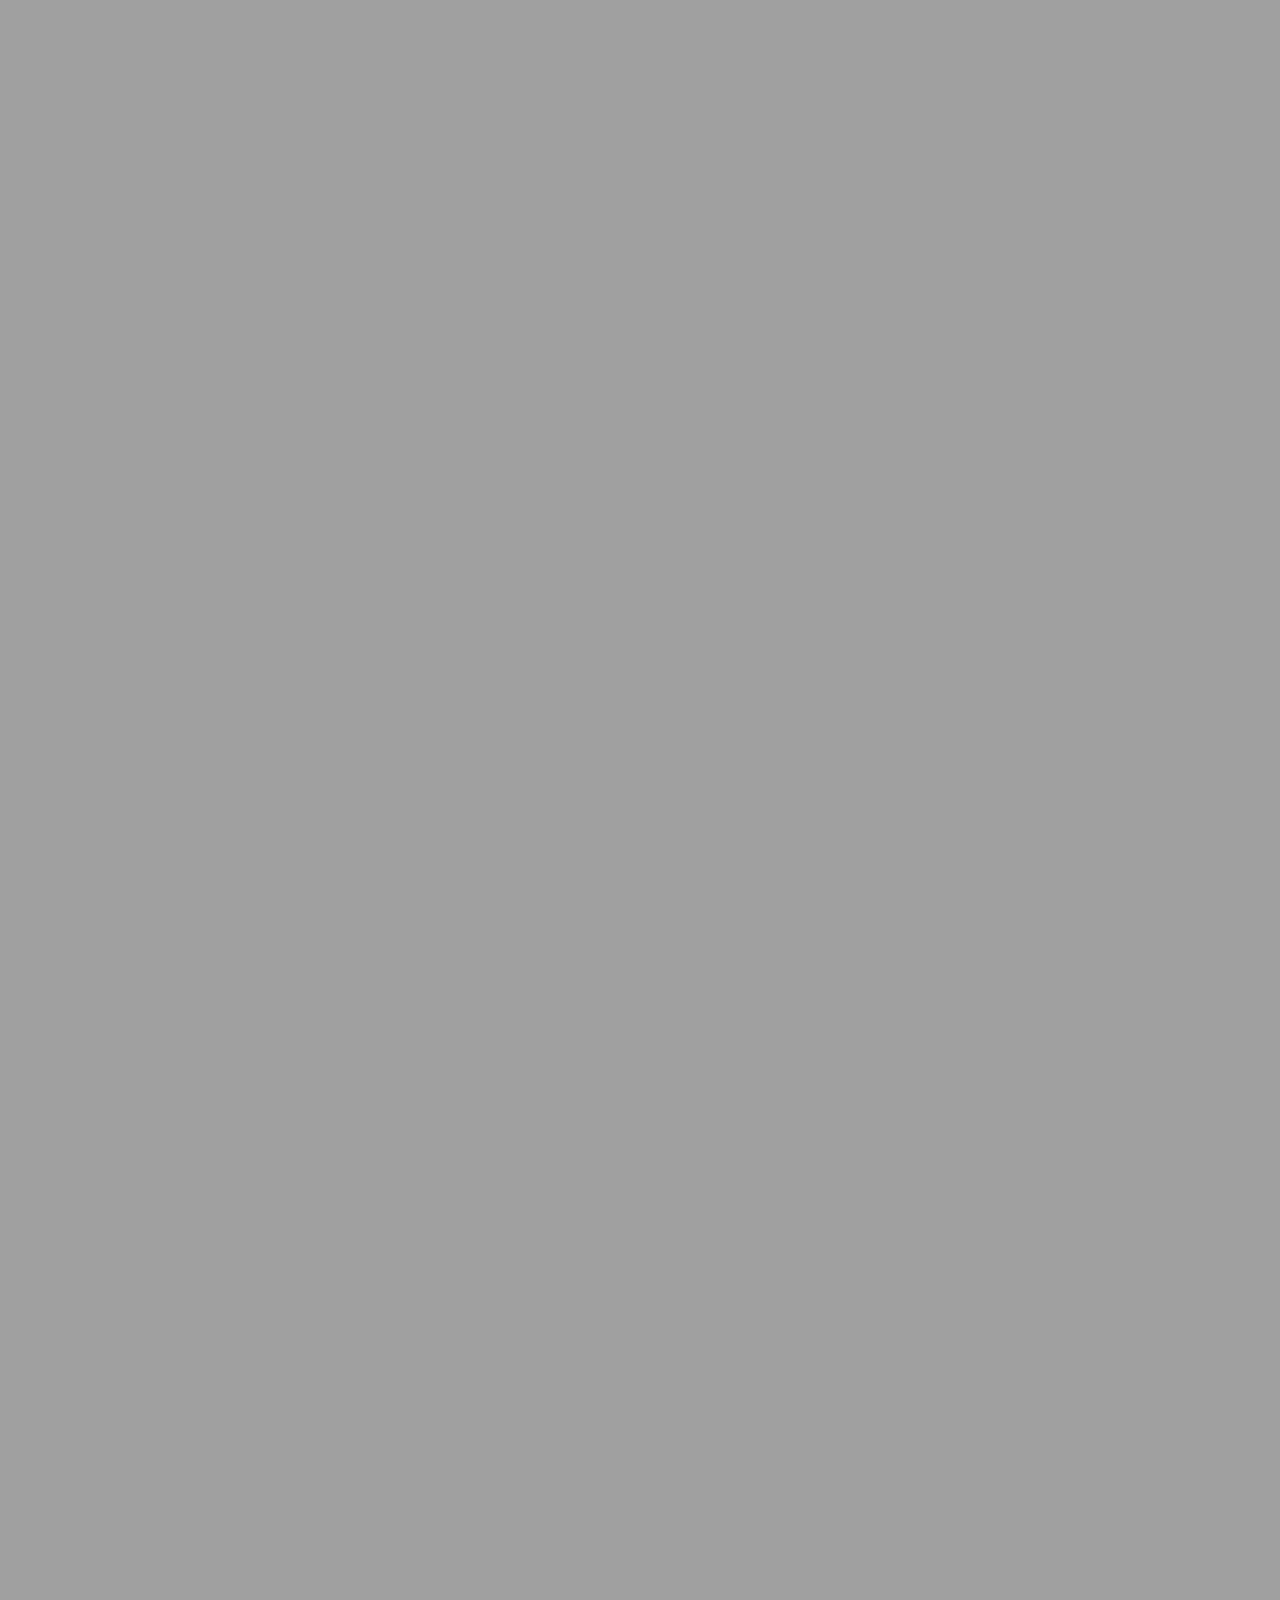
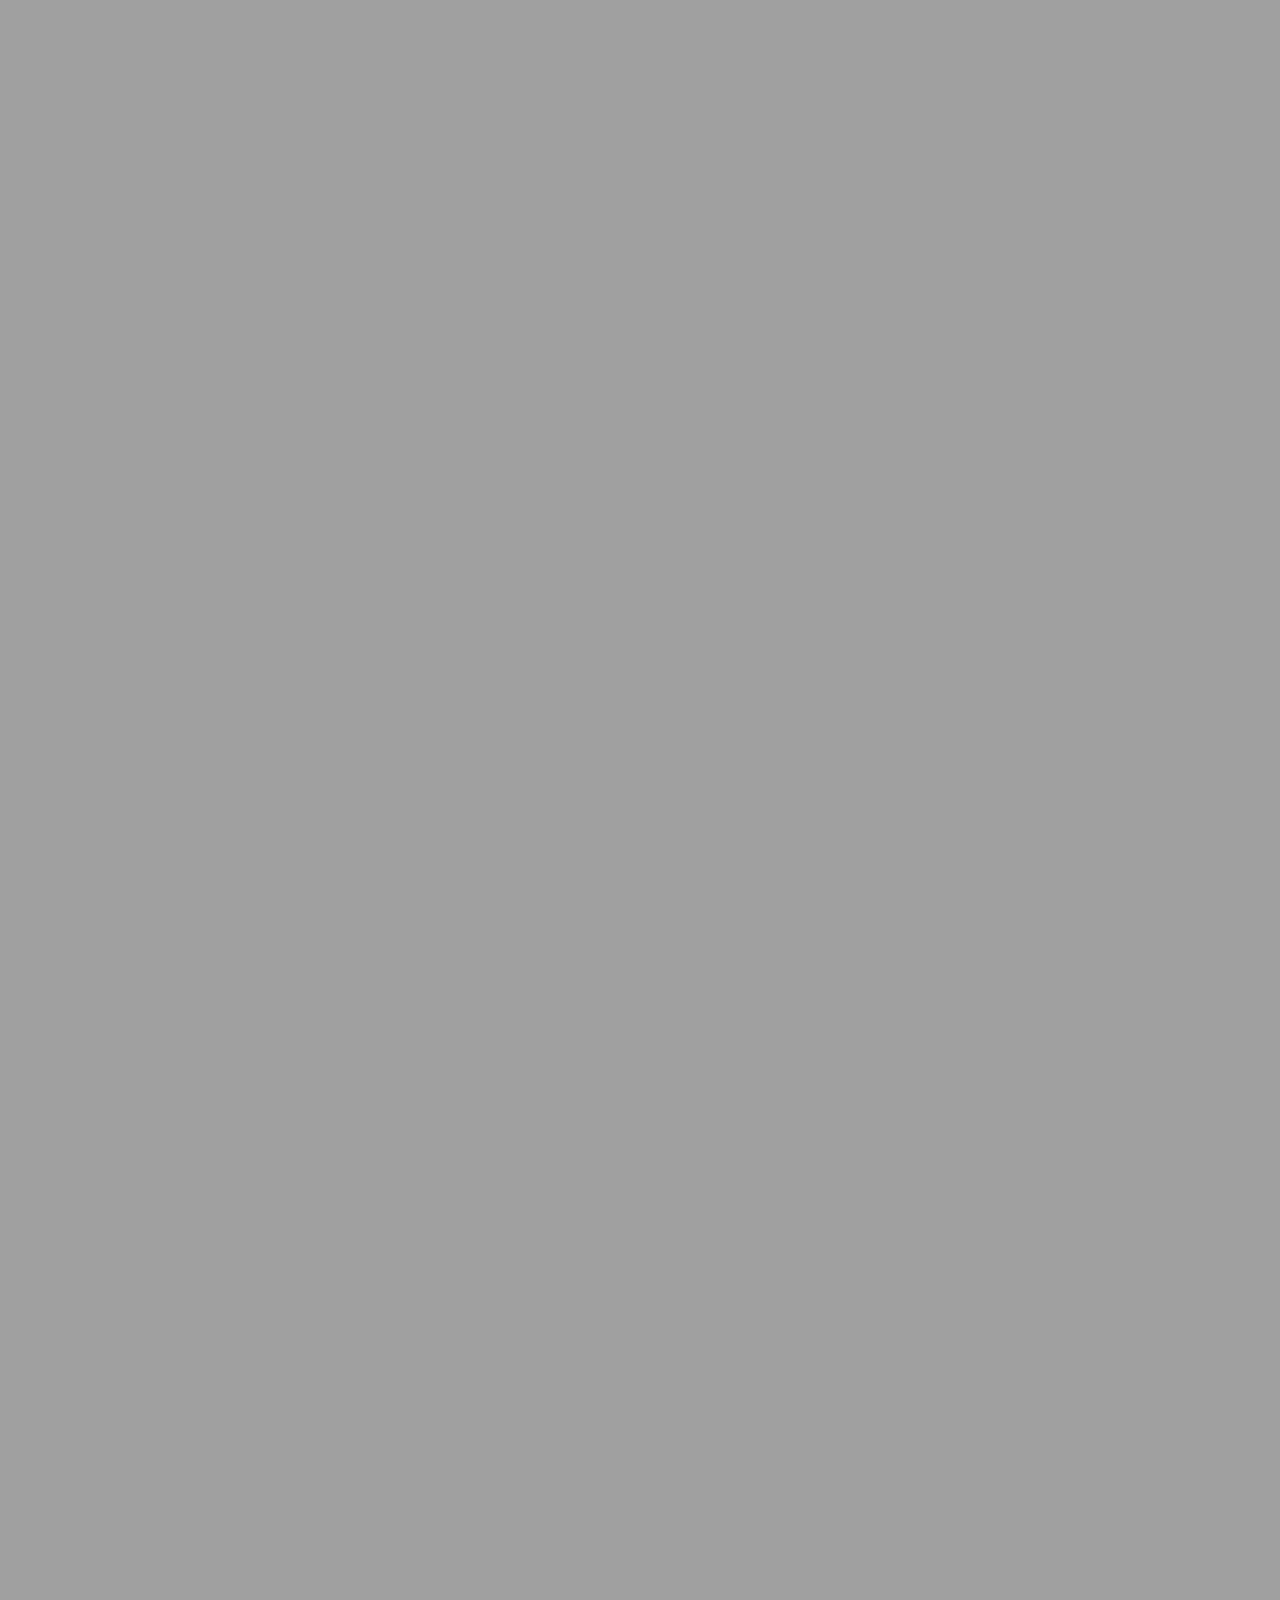
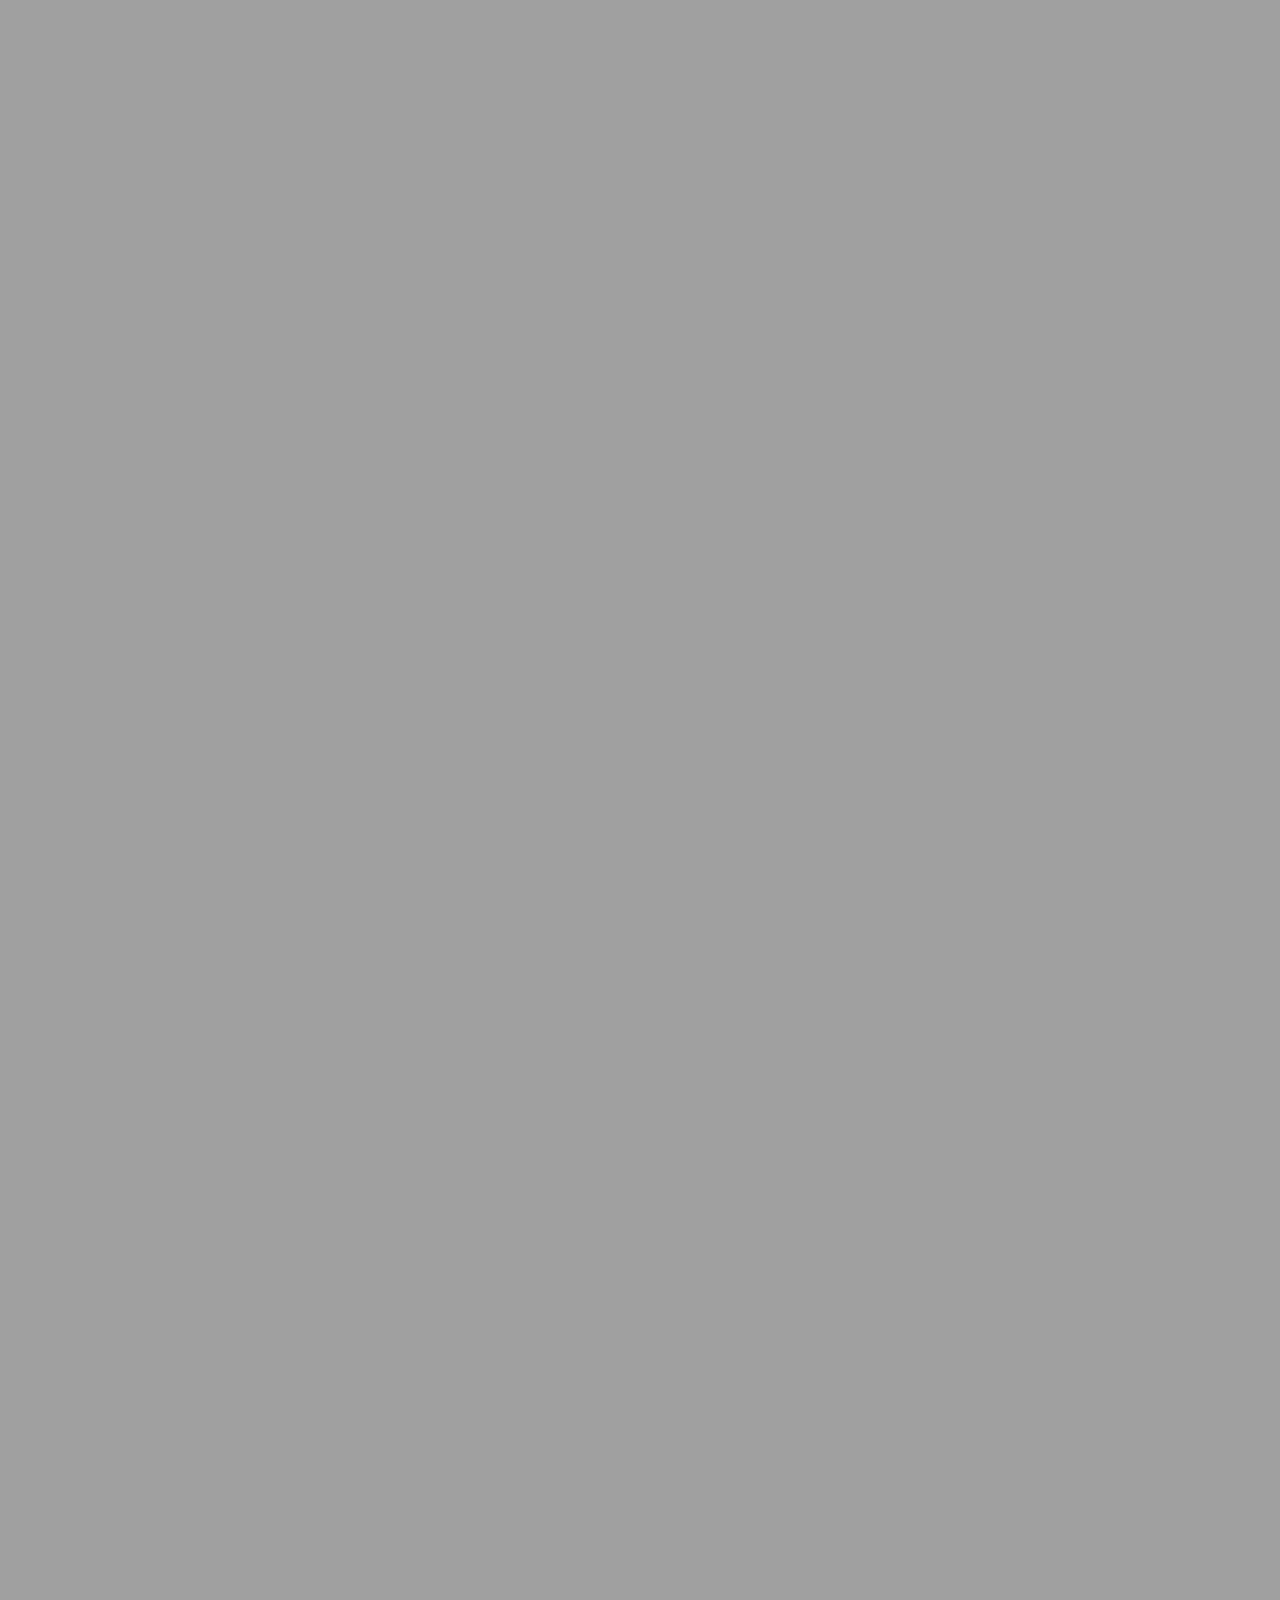
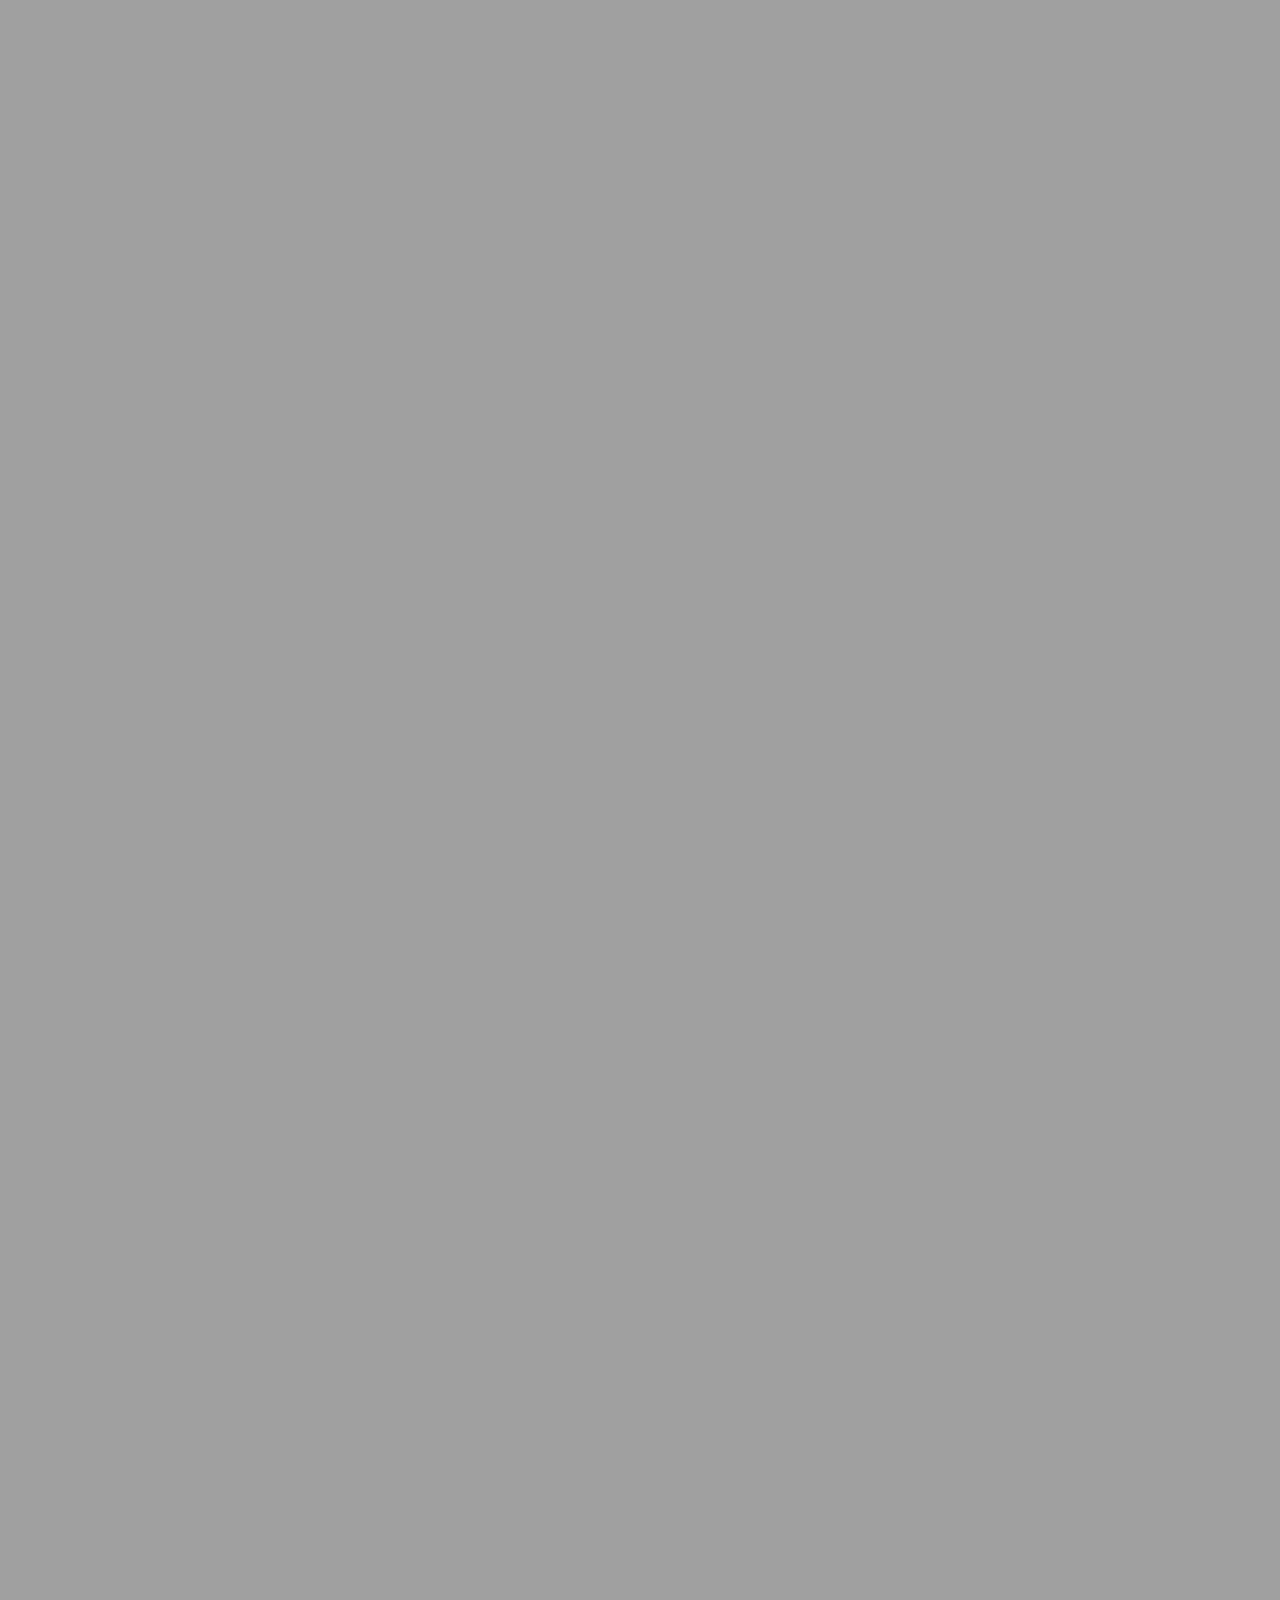
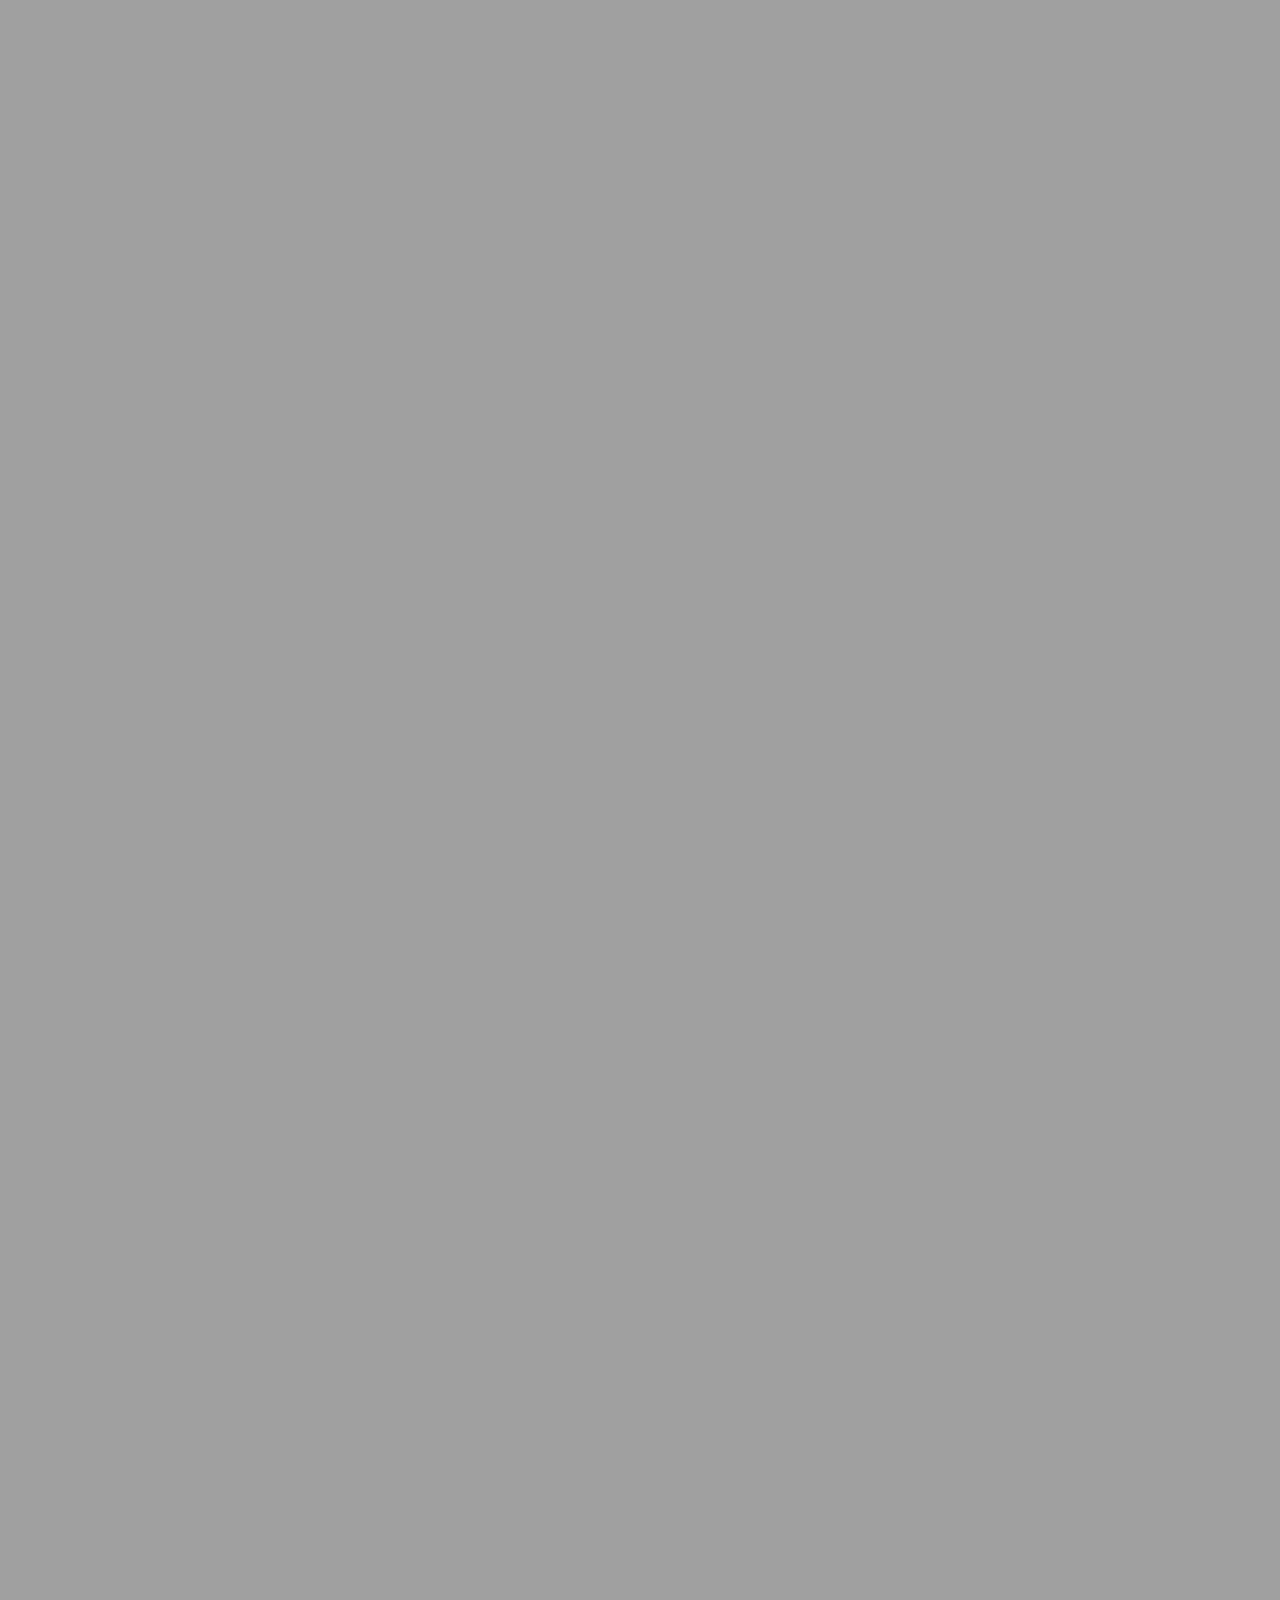
<file: catalog/catalog.html>
<!DOCTYPE html>
<html xmlns="http://www.w3.org/1999/xhtml" lang="" xml:lang="">
<head>
<title>Catalog - Shallwe
</title>
<meta http-equiv="Content-Type" content="text/html; charset=UTF-8"/>
<meta name="generator" content="pdftohtml 0.36"/>
<meta name="author" content="merilina_luchian2002"/>
<meta name="keywords" content="DAG1X0QW7D4,BAEETP_HE0k,0"/>
<meta name="date" content="2025-11-05T15:47:48+00:00"/>
<style type="text/css">
<!--
.xflip {
    -moz-transform: scaleX(-1);
    -webkit-transform: scaleX(-1);
    -o-transform: scaleX(-1);
    transform: scaleX(-1);
    filter: fliph;
}
.yflip {
    -moz-transform: scaleY(-1);
    -webkit-transform: scaleY(-1);
    -o-transform: scaleY(-1);
    transform: scaleY(-1);
    filter: flipv;
}
.xyflip {
    -moz-transform: scaleX(-1) scaleY(-1);
    -webkit-transform: scaleX(-1) scaleY(-1);
    -o-transform: scaleX(-1) scaleY(-1);
    transform: scaleX(-1) scaleY(-1);
    filter: fliph + flipv;
}
-->
</style>

<!-- Responsive scaling - simple approach -->
<style type="text/css">
/* Base responsive styles */
html, body {
    margin: 0;
    padding: 0;
    width: 100%;
    height: 100%;
    overflow: auto;
    overflow-x: hidden;
}

/* Catalog wrapper for scaling */
#catalog-wrapper {
    width: 2160px;
    height: 100%;
    transform-origin: top left;
    margin: 0;
    padding: 0;
}
</style>

<script>
// Simple responsive scaling based on viewport width
document.addEventListener('DOMContentLoaded', function() {
    function updateScale() {
        const wrapper = document.getElementById('catalog-wrapper');
        const viewportWidth = window.innerWidth;
        const scale = viewportWidth / 2160;
        wrapper.style.transform = `scale(${scale})`;
        // Set wrapper width to viewport so transform doesn't cause overflow
        wrapper.style.width = `${viewportWidth / scale}px`;
    }
    
    updateScale();
    window.addEventListener('resize', updateScale);
});
</script>

<style type="text/css">
@media (max-width: 600px) {
    .ft01 { font-size: 120px !important; }
    .ft03 { font-size: 100px !important; }
    .ft04 { font-size: 100px !important; }
    .ft08 { font-size: 100px !important; }
    .ft09 { font-size: 100px !important; }
    .ft011 { font-size: 110px !important; }
    .ft012 { font-size: 110px !important; }
}
</style>

</head>
<body bgcolor="#A0A0A0" vlink="blue" link="blue">
<div id="catalog-wrapper">
<style type="text/css">
<!--
	p {margin: 0; padding: 0;}	.ft00{font-size:306px;font-family:AAAAAA+Cinzel;color:#faf7f4;}
	.ft01{font-size:54px;font-family:BAAAAA+Telegraf;color:#faf7f4;}
-->
</style>
<div id="page1-div" style="position:relative;width:2160px;height:1214px;">
<img width="2160" height="1214" src="catalog001.png" alt="background image"/>
<p style="position:absolute;top:227px;left:265px;white-space:nowrap" class="ft00">SHALL&#160;WE</p>
<p style="position:absolute;top:542px;left:331px;white-space:nowrap" class="ft00">FASHION</p>
<p style="position:absolute;top:905px;left:649px;white-space:nowrap" class="ft01">HANDMADE&#160;CUSTOM&#160;LUXURY</p>
<p style="position:absolute;top:981px;left:942px;white-space:nowrap" class="ft01">FASHION</p>
<p style="position:absolute;top:1056px;left:724px;white-space:nowrap" class="ft01">FROM&#160;THE&#160;SWISS&#160;ALPS&#160;</p>
</div>
<!-- Page 2 -->
<a name="2"></a>
<style type="text/css">
<!--
	p {margin: 0; padding: 0;}	.ft02{font-size:84px;font-family:AAAAAA+Cinzel;color:#151515;}
	.ft03{font-size:36px;font-family:BAAAAA+Telegraf;color:#151515;}
	.ft04{font-size:36px;line-height:49px;font-family:BAAAAA+Telegraf;color:#151515;}
-->
</style>
<div id="page2-div" style="position:relative;width:2160px;height:1214px;">
<img width="2160" height="1214" src="catalog002.png" alt="background image"/>
<p style="position:absolute;top:319px;left:356px;white-space:nowrap" class="ft02">OUR&#160;PHILOSOPHY</p>
<p style="position:absolute;top:490px;left:356px;white-space:nowrap" class="ft04">The&#160;world&#160;moves&#160;fast.&#160;Our&#160;pieces&#160;don’t<br/>chase&#160;trends&#160;—&#160;they&#160;create&#160;permanence.<br/>Each&#160;knit&#160;is&#160;a&#160;living&#160;form&#160;of&#160;art,&#160;meant&#160;to<br/>accompany&#160;your&#160;life’s&#160;seasons&#160;with<br/>elegance&#160;and&#160;strength.</p>
</div>
<!-- Page 3 -->
<a name="3"></a>
<style type="text/css">
<!--
	p {margin: 0; padding: 0;}	.ft05{font-size:114px;font-family:AAAAAA+Cinzel;color:#151515;}
-->
</style>
<div id="page3-div" style="position:relative;width:2160px;height:1214px;">
<img width="2160" height="1214" src="catalog003.png" alt="background image"/>
<p style="position:absolute;top:201px;left:1131px;white-space:nowrap" class="ft05">WELCOME</p>
<p style="position:absolute;top:418px;left:1131px;white-space:nowrap" class="ft04">Welcome&#160;to&#160;your&#160;private&#160;fashion&#160;journey&#160;—<br/>a&#160;path&#160;through&#160;texture,&#160;form,&#160;and<br/>individuality.&#160;You’re&#160;not&#160;here&#160;to&#160;choose&#160;a<br/>piece.&#160;You’re&#160;here&#160;to&#160;discover&#160;yourself&#160;in<br/>knit&#160;form.<br/>Let’s&#160;begin.&#160;Shall&#160;We?&#160;</p>
</div>
<!-- Page 4 -->
<a name="4"></a>
<style type="text/css">
<!--
	p {margin: 0; padding: 0;}-->
</style>
<div id="page4-div" style="position:relative;width:2160px;height:1214px;">
<img width="2160" height="1214" src="catalog004.png" alt="background image"/>
<p style="position:absolute;top:272px;left:850px;white-space:nowrap" class="ft05">CHAPTER&#160;1</p>
<p style="position:absolute;top:446px;left:850px;white-space:nowrap" class="ft04">Explore&#160;the&#160;pullovers&#160;—&#160;where&#160;comfort<br/>turns&#160;into&#160;confidence.<br/>Each&#160;design&#160;balances&#160;architectural&#160;lines<br/>with&#160;tactile&#160;gentleness.<br/>Designed&#160;to&#160;move&#160;with&#160;you,&#160;not&#160;for&#160;you.</p>
</div>
<!-- Page 5 -->
<a name="5"></a>
<style type="text/css">
<!--
	p {margin: 0; padding: 0;}	.ft06{font-size:85px;font-family:AAAAAA+Cinzel;color:#151515;}
-->
</style>
<div id="page5-div" style="position:relative;width:2160px;height:1214px;">
<img width="2160" height="1214" src="catalog005.png" alt="background image"/>
<p style="position:absolute;top:538px;left:723px;white-space:nowrap" class="ft06">OUR&#160;PULLOVERS</p>
</div>
<!-- Page 6 -->
<a name="6"></a>
<style type="text/css">
<!--
	p {margin: 0; padding: 0;}	.ft07{font-size:104px;font-family:AAAAAA+Cinzel;color:#151515;}
	.ft08{font-size:36px;font-family:AAAAAA+Cinzel;color:#151515;}
	.ft09{font-size:36px;line-height:49px;font-family:AAAAAA+Cinzel;color:#151515;}
-->
</style>
<div id="page6-div" style="position:relative;width:2160px;height:1214px;">
<img width="2160" height="1214" src="catalog006.png" alt="background image"/>
<p style="position:absolute;top:51px;left:77px;white-space:nowrap" class="ft07">DESIGNS</p>
<p style="position:absolute;top:186px;left:121px;white-space:nowrap" class="ft04">Not&#160;sure&#160;what&#160;your&#160;next&#160;signature&#160;piece<br/>should&#160;be?&#160;Let&#160;us&#160;guide&#160;you&#160;through&#160;the<br/>textures,&#160;shapes,&#160;and&#160;colors&#160;that&#160;could<br/>become&#160;your&#160;own&#160;story.</p>
<p style="position:absolute;top:1048px;left:1115px;white-space:nowrap" class="ft09">For&#160;the&#160;woman&#160;whose&#160;love<br/>language&#160;is&#160;elegance</p>
</div>
<!-- Page 7 -->
<a name="7"></a>
<style type="text/css">
<!--
	p {margin: 0; padding: 0;}-->
</style>
<div id="page7-div" style="position:relative;width:2160px;height:1214px;">
<img width="2160" height="1214" src="catalog007.png" alt="background image"/>
<p style="position:absolute;top:118px;left:629px;white-space:nowrap" class="ft09">For&#160;the&#160;woman&#160;whose<br/>softness&#160;is&#160;her&#160;strength</p>
</div>
<!-- Page 8 -->
<a name="8"></a>
<style type="text/css">
<!--
	p {margin: 0; padding: 0;}-->
</style>
<div id="page8-div" style="position:relative;width:2160px;height:1214px;">
<img width="2160" height="1214" src="catalog008.png" alt="background image"/>
<p style="position:absolute;top:697px;left:989px;white-space:nowrap" class="ft09">For&#160;the&#160;woman<br/>who&#160;builds&#160;her<br/>own&#160;empire</p>
</div>
<!-- Page 9 -->
<a name="9"></a>
<style type="text/css">
<!--
	p {margin: 0; padding: 0;}-->
</style>
<div id="page9-div" style="position:relative;width:2160px;height:1214px;">
<img width="2160" height="1214" src="catalog009.png" alt="background image"/>
<p style="position:absolute;top:200px;left:121px;white-space:nowrap" class="ft09">For&#160;the&#160;woman&#160;who&#160;wears<br/>elegance,&#160;simplicity&#160;and<br/>power&#160;through&#160;the&#160;world</p>
</div>
<!-- Page 10 -->
<a name="10"></a>
<style type="text/css">
<!--
	p {margin: 0; padding: 0;}-->
</style>
<div id="page10-div" style="position:relative;width:2160px;height:1214px;">
<img width="2160" height="1214" src="catalog010.png" alt="background image"/>
<p style="position:absolute;top:462px;left:1077px;white-space:nowrap" class="ft05">CHAPTER&#160;2&#160;</p>
<p style="position:absolute;top:673px;left:1077px;white-space:nowrap" class="ft04">Cardigans&#160;are&#160;our&#160;quiet&#160;armor.<br/>Open&#160;silhouettes,&#160;hand-stitched&#160;character,<br/>and&#160;presence&#160;that&#160;lingers&#160;after&#160;you&#160;leave<br/>the&#160;room.</p>
</div>
<!-- Page 11 -->
<a name="11"></a>
<style type="text/css">
<!--
	p {margin: 0; padding: 0;}-->
</style>
<div id="page11-div" style="position:relative;width:2160px;height:1214px;">
<img width="2160" height="1214" src="catalog011.png" alt="background image"/>
<p style="position:absolute;top:538px;left:709px;white-space:nowrap" class="ft06">OUR&#160;CARDIGANS</p>
</div>
<!-- Page 12 -->
<a name="12"></a>
<style type="text/css">
<!--
	p {margin: 0; padding: 0;}-->
</style>
<div id="page12-div" style="position:relative;width:2160px;height:1214px;">
<img width="2160" height="1214" src="catalog012.png" alt="background image"/>
<p style="position:absolute;top:51px;left:77px;white-space:nowrap" class="ft07">DESIGNS</p>
<p style="position:absolute;top:186px;left:121px;white-space:nowrap" class="ft04">Every&#160;sketch&#160;here&#160;is&#160;a&#160;spark<br/>—&#160;explore,&#160;imagine,&#160;and&#160;find<br/>the&#160;design&#160;that&#160;speaks&#160;to<br/>you.</p>
<p style="position:absolute;top:1002px;left:1756px;white-space:nowrap" class="ft09">For&#160;the&#160;woman&#160;who<br/>breathes&#160;style&#160;and<br/>timeless&#160;beauty</p>
</div>
<!-- Page 13 -->
<a name="13"></a>
<style type="text/css">
<!--
	p {margin: 0; padding: 0;}-->
</style>
<div id="page13-div" style="position:relative;width:2160px;height:1214px;">
<img width="2160" height="1214" src="catalog013.png" alt="background image"/>
<p style="position:absolute;top:177px;left:1597px;white-space:nowrap" class="ft09">For&#160;the&#160;woman&#160;who&#160;wears<br/>simplicity&#160;as&#160;a&#160;crown</p>
</div>
<!-- Page 14 -->
<a name="14"></a>
<style type="text/css">
<!--
	p {margin: 0; padding: 0;}-->
</style>
<div id="page14-div" style="position:relative;width:2160px;height:1214px;">
<img width="2160" height="1214" src="catalog014.png" alt="background image"/>
<p style="position:absolute;top:230px;left:785px;white-space:nowrap" class="ft09">For&#160;the&#160;woman&#160;&#160;who<br/>wears&#160;any&#160;colour<br/>like&#160;a&#160;medal&#160;of<br/>elegance&#160;amd&#160;power</p>
</div>
<!-- Page 15 -->
<a name="15"></a>
<style type="text/css">
<!--
	p {margin: 0; padding: 0;}-->
</style>
<div id="page15-div" style="position:relative;width:2160px;height:1214px;">
<img width="2160" height="1214" src="catalog015.png" alt="background image"/>
<p style="position:absolute;top:76px;left:80px;white-space:nowrap" class="ft09">For&#160;the&#160;woman&#160;who&#160;cares<br/>for&#160;her&#160;appearance</p>
</div>
<!-- Page 16 -->
<a name="16"></a>
<style type="text/css">
<!--
	p {margin: 0; padding: 0;}-->
</style>
<div id="page16-div" style="position:relative;width:2160px;height:1214px;">
<img width="2160" height="1214" src="catalog016.png" alt="background image"/>
<p style="position:absolute;top:273px;left:256px;white-space:nowrap" class="ft05">CHAPTER&#160;3&#160;</p>
<p style="position:absolute;top:452px;left:278px;white-space:nowrap" class="ft04">Each&#160;piece&#160;is&#160;sculpted&#160;from&#160;yarn,&#160;not&#160;fabric<br/>—&#160;shaped&#160;stitch&#160;by&#160;stitch&#160;to&#160;follow&#160;the<br/>body’s&#160;rhythm.<br/>Structure&#160;and&#160;softness&#160;converge&#160;in<br/>perfect&#160;proportion,&#160;where&#160;precision<br/>defines&#160;femininity.<br/>Textures&#160;replace&#160;embellishment;<br/>craftsmanship&#160;becomes&#160;silhouette.<br/>This&#160;is&#160;knitwear&#160;reimagined&#160;as&#160;couture.</p>
</div>
<!-- Page 17 -->
<a name="17"></a>
<style type="text/css">
<!--
	p {margin: 0; padding: 0;}-->
</style>
<div id="page17-div" style="position:relative;width:2160px;height:1214px;">
<img width="2160" height="1214" src="catalog017.png" alt="background image"/>
<p style="position:absolute;top:538px;left:787px;white-space:nowrap" class="ft06">OUR&#160;DRESSES&#160;</p>
</div>
<!-- Page 18 -->
<a name="18"></a>
<style type="text/css">
<!--
	p {margin: 0; padding: 0;}-->
</style>
<div id="page18-div" style="position:relative;width:2160px;height:1214px;">
<img width="2160" height="1214" src="catalog018.png" alt="background image"/>
<p style="position:absolute;top:51px;left:77px;white-space:nowrap" class="ft07">DESIGNS</p>
<p style="position:absolute;top:186px;left:121px;white-space:nowrap" class="ft04">Welcome&#160;to&#160;your&#160;private<br/>fashion&#160;journey&#160;—&#160;the<br/>perfect&#160;inspiration&#160;for&#160;your<br/>next&#160;handcrafted&#160;knit.</p>
<p style="position:absolute;top:118px;left:1171px;white-space:nowrap" class="ft09">For&#160;the&#160;woman&#160;who<br/>leads&#160;with&#160;serenity.</p>
</div>
<!-- Page 19 -->
<a name="19"></a>
<style type="text/css">
<!--
	p {margin: 0; padding: 0;}-->
</style>
<div id="page19-div" style="position:relative;width:2160px;height:1214px;">
<img width="2160" height="1214" src="catalog019.png" alt="background image"/>
<p style="position:absolute;top:102px;left:1624px;white-space:nowrap" class="ft09">For&#160;the&#160;woman&#160;who<br/>chooses&#160;elegance&#160;and<br/>silence&#160;to&#160;Dominate&#160;the<br/>room&#160;</p>
</div>
<!-- Page 20 -->
<a name="20"></a>
<style type="text/css">
<!--
	p {margin: 0; padding: 0;}-->
</style>
<div id="page20-div" style="position:relative;width:2160px;height:1214px;">
<img width="2160" height="1214" src="catalog020.png" alt="background image"/>
<p style="position:absolute;top:181px;left:1134px;white-space:nowrap" class="ft09">For&#160;the&#160;woman&#160;who<br/>caries&#160;the&#160;Alps&#160;in<br/>her&#160;soul</p>
</div>
<!-- Page 21 -->
<a name="21"></a>
<style type="text/css">
<!--
	p {margin: 0; padding: 0;}-->
</style>
<div id="page21-div" style="position:relative;width:2160px;height:1214px;">
<img width="2160" height="1214" src="catalog021.png" alt="background image"/>
<p style="position:absolute;top:76px;left:80px;white-space:nowrap" class="ft09">For&#160;the&#160;woman&#160;who&#160;is&#160;tender<br/>Inside&#160;and&#160;out</p>
</div>
<!-- Page 22 -->
<a name="22"></a>
<style type="text/css">
<!--
	p {margin: 0; padding: 0;}-->
</style>
<div id="page22-div" style="position:relative;width:2160px;height:1214px;">
<img width="2160" height="1214" src="catalog022.png" alt="background image"/>
<p style="position:absolute;top:405px;left:1033px;white-space:nowrap" class="ft05">CHAPTER&#160;4</p>
<p style="position:absolute;top:553px;left:1055px;white-space:nowrap" class="ft04">Each&#160;shawl&#160;is&#160;a&#160;study&#160;in&#160;movement,<br/>sculpted&#160;from&#160;interlaced&#160;yarns&#160;that&#160;flow<br/>and&#160;frame&#160;with&#160;precision.<br/>Fine&#160;lace,&#160;intricate&#160;cables,&#160;or&#160;sculptural<br/>textures&#160;—&#160;every&#160;surface&#160;is&#160;designed&#160;to<br/>breathe.<br/>These&#160;are&#160;not&#160;accessories,&#160;but&#160;expressions<br/>of&#160;craftsmanship&#160;and&#160;control&#160;—<br/>knit&#160;couture&#160;that&#160;envelops&#160;the&#160;body&#160;in<br/>quiet&#160;sophistication.</p>
</div>
<!-- Page 23 -->
<a name="23"></a>
<style type="text/css">
<!--
	p {margin: 0; padding: 0;}-->
</style>
<div id="page23-div" style="position:relative;width:2160px;height:1214px;">
<img width="2160" height="1214" src="catalog023.png" alt="background image"/>
<p style="position:absolute;top:51px;left:77px;white-space:nowrap" class="ft07">DESIGNS</p>
<p style="position:absolute;top:186px;left:121px;white-space:nowrap" class="ft04">Every&#160;combination&#160;shown&#160;is<br/>a&#160;suggestion&#160;—&#160;your&#160;custom<br/>creation&#160;can&#160;be&#160;uniquely<br/>yours.</p>
<p style="position:absolute;top:604px;left:1029px;white-space:nowrap" class="ft09">For&#160;the&#160;woman&#160;who<br/>warms&#160;any&#160;room&#160;with<br/>her&#160;sole&#160;presence</p>
</div>
<!-- Page 24 -->
<a name="24"></a>
<style type="text/css">
<!--
	p {margin: 0; padding: 0;}-->
</style>
<div id="page24-div" style="position:relative;width:2160px;height:1214px;">
<img width="2160" height="1214" src="catalog024.png" alt="background image"/>
<p style="position:absolute;top:118px;left:1484px;white-space:nowrap" class="ft09">For&#160;the&#160;woman&#160;whose&#160;heart<br/>is&#160;warm,&#160;like&#160;wrapped&#160;in&#160;the<br/>finest&#160;wool</p>
</div>
<!-- Page 25 -->
<a name="25"></a>
<style type="text/css">
<!--
	p {margin: 0; padding: 0;}-->
</style>
<div id="page25-div" style="position:relative;width:2160px;height:1214px;">
<img width="2160" height="1214" src="catalog025.png" alt="background image"/>
<p style="position:absolute;top:198px;left:204px;white-space:nowrap" class="ft09">For&#160;the&#160;woman<br/>whose&#160;soul&#160;is&#160;kissed<br/>by&#160;the&#160;sun</p>
</div>
<!-- Page 26 -->
<a name="26"></a>
<style type="text/css">
<!--
	p {margin: 0; padding: 0;}-->
</style>
<div id="page26-div" style="position:relative;width:2160px;height:1214px;">
<img width="2160" height="1214" src="catalog026.png" alt="background image"/>
<p style="position:absolute;top:121px;left:1667px;white-space:nowrap" class="ft09">For&#160;the&#160;woman<br/>whose&#160;native<br/>language&#160;is&#160;elegance&#160;</p>
</div>
<!-- Page 27 -->
<a name="27"></a>
<style type="text/css">
<!--
	p {margin: 0; padding: 0;}-->
</style>
<div id="page27-div" style="position:relative;width:2160px;height:1214px;">
<img width="2160" height="1214" src="catalog027.png" alt="background image"/>
<p style="position:absolute;top:257px;left:236px;white-space:nowrap" class="ft05">CHAPTER&#160;5</p>
<p style="position:absolute;top:405px;left:207px;white-space:nowrap" class="ft04">&#160;Our&#160;Ponchos&#160;—&#160;defined&#160;by&#160;precision&#160;in&#160;proportion<br/>and&#160;clarity&#160;of&#160;line.&#160;Structured&#160;or&#160;fluid,&#160;each&#160;piece<br/>balances&#160;movement&#160;with&#160;control,&#160;texture&#160;with<br/>purpose.<br/>Our&#160;Bags&#160;—&#160;its&#160;counterpart&#160;in&#160;form&#160;and&#160;utility.<br/>Designed&#160;to&#160;echo&#160;the&#160;knit’s&#160;geometry,&#160;it&#160;completes<br/>the&#160;composition&#160;with&#160;tactile&#160;strength&#160;and&#160;refined<br/>detail.<br/>Together,&#160;they&#160;represent&#160;the&#160;dialogue&#160;between<br/>craftsmanship&#160;and&#160;function&#160;—&#160;knit&#160;couture&#160;in&#160;motion.</p>
</div>
<!-- Page 28 -->
<a name="28"></a>
<style type="text/css">
<!--
	p {margin: 0; padding: 0;}-->
</style>
<div id="page28-div" style="position:relative;width:2160px;height:1214px;">
<img width="2160" height="1214" src="catalog028.png" alt="background image"/>
<p style="position:absolute;top:51px;left:77px;white-space:nowrap" class="ft07">DESIGNS</p>
<p style="position:absolute;top:196px;left:91px;white-space:nowrap" class="ft04">Mix&#160;textures,&#160;play&#160;with&#160;color<br/>—&#160;let&#160;your&#160;personal&#160;style<br/>emerge&#160;from&#160;our&#160;sketches</p>
<p style="position:absolute;top:48px;left:1104px;white-space:nowrap" class="ft08">For&#160;the&#160;woman&#160;whose</p>
<p style="position:absolute;top:97px;left:1171px;white-space:nowrap" class="ft08">second&#160;Name&#160;is</p>
<p style="position:absolute;top:147px;left:1228px;white-space:nowrap" class="ft08">elegance</p>
</div>
<!-- Page 29 -->
<a name="29"></a>
<style type="text/css">
<!--
	p {margin: 0; padding: 0;}-->
</style>
<div id="page29-div" style="position:relative;width:2160px;height:1214px;">
<img width="2160" height="1214" src="catalog029.png" alt="background image"/>
<p style="position:absolute;top:66px;left:1678px;white-space:nowrap" class="ft08">For&#160;the&#160;woman&#160;who</p>
<p style="position:absolute;top:115px;left:1719px;white-space:nowrap" class="ft08">knows&#160;what&#160;she</p>
<p style="position:absolute;top:165px;left:1682px;white-space:nowrap" class="ft08">wants&#160;and&#160;dares&#160;to</p>
<p style="position:absolute;top:214px;left:1818px;white-space:nowrap" class="ft08">say&#160;it&#160;</p>
</div>
<!-- Page 30 -->
<a name="30"></a>
<style type="text/css">
<!--
	p {margin: 0; padding: 0;}-->
</style>
<div id="page30-div" style="position:relative;width:2160px;height:1214px;">
<img width="2160" height="1214" src="catalog030.png" alt="background image"/>
<p style="position:absolute;top:604px;left:701px;white-space:nowrap" class="ft09">For&#160;the&#160;woman&#160;who<br/>easily&#160;combines<br/>elegance&#160;with&#160;Power&#160;</p>
</div>
<!-- Page 31 -->
<a name="31"></a>
<style type="text/css">
<!--
	p {margin: 0; padding: 0;}-->
</style>
<div id="page31-div" style="position:relative;width:2160px;height:1214px;">
<img width="2160" height="1214" src="catalog031.png" alt="background image"/>
<p style="position:absolute;top:754px;left:28px;white-space:nowrap" class="ft09">For&#160;the&#160;woman&#160;who<br/>can&#160;wear&#160;any<br/>colour&#160;and&#160;style</p>
</div>
<!-- Page 32 -->
<a name="32"></a>
<style type="text/css">
<!--
	p {margin: 0; padding: 0;}-->
</style>
<div id="page32-div" style="position:relative;width:2160px;height:1214px;">
<img width="2160" height="1214" src="catalog032.png" alt="background image"/>
<p style="position:absolute;top:198px;left:204px;white-space:nowrap" class="ft09">For&#160;the&#160;woman&#160;who<br/>has&#160;piece&#160;in&#160;her<br/>mind,&#160;body&#160;and&#160;soul</p>
</div>
<!-- Page 33 -->
<a name="33"></a>
<style type="text/css">
<!--
	p {margin: 0; padding: 0;}	.ft010{font-size:91px;font-family:AAAAAA+Cinzel;color:#151515;}
-->
</style>
<div id="page33-div" style="position:relative;width:2160px;height:1214px;">
<img width="2160" height="1214" src="catalog033.png" alt="background image"/>
<p style="position:absolute;top:237px;left:618px;white-space:nowrap" class="ft010">MEN'S&#160;COLLECTION</p>
<p style="position:absolute;top:381px;left:760px;white-space:nowrap" class="ft03">Pullovers,&#160;cardigans,&#160;and&#160;coats&#160;—&#160;each</p>
<p style="position:absolute;top:431px;left:795px;white-space:nowrap" class="ft03">piece&#160;engineered&#160;with&#160;proportion,</p>
<p style="position:absolute;top:480px;left:904px;white-space:nowrap" class="ft03">structure,&#160;and&#160;clarity.</p>
<p style="position:absolute;top:530px;left:751px;white-space:nowrap" class="ft03">Stitch,&#160;weight,&#160;and&#160;texture&#160;are&#160;carefully</p>
<p style="position:absolute;top:579px;left:747px;white-space:nowrap" class="ft03">calibrated&#160;to&#160;create&#160;silhouettes&#160;that&#160;are</p>
<p style="position:absolute;top:629px;left:844px;white-space:nowrap" class="ft03">restrained&#160;yet&#160;commanding.</p>
<p style="position:absolute;top:678px;left:728px;white-space:nowrap" class="ft03">Function&#160;meets&#160;refinement:&#160;knit&#160;becomes</p>
<p style="position:absolute;top:728px;left:743px;white-space:nowrap" class="ft03">architecture,&#160;and&#160;every&#160;garment&#160;asserts</p>
<p style="position:absolute;top:777px;left:833px;white-space:nowrap" class="ft03">presence&#160;through&#160;design,&#160;not</p>
<p style="position:absolute;top:827px;left:953px;white-space:nowrap" class="ft03">embellishment.</p>
</div>
<!-- Page 34 -->
<a name="34"></a>
<style type="text/css">
<!--
	p {margin: 0; padding: 0;}-->
</style>
<div id="page34-div" style="position:relative;width:2160px;height:1214px;">
<img width="2160" height="1214" src="catalog034.png" alt="background image"/>
<p style="position:absolute;top:51px;left:77px;white-space:nowrap" class="ft07">DESIGNS</p>
<p style="position:absolute;top:196px;left:91px;white-space:nowrap" class="ft04">Every&#160;stitch&#160;embodies<br/>power.&#160;Every&#160;silhouette<br/>exudes&#160;masculinity.&#160;Choose<br/>the&#160;knit&#160;that&#160;elevates&#160;your<br/>presence&#160;—&#160;precision,<br/>strength,&#160;and&#160;quiet<br/>authority&#160;in&#160;every&#160;line.</p>
<p style="position:absolute;top:-1px;left:1216px;white-space:nowrap" class="ft08">For&#160;the&#160;man</p>
<p style="position:absolute;top:48px;left:1230px;white-space:nowrap" class="ft08">who&#160;wears</p>
<p style="position:absolute;top:97px;left:1216px;white-space:nowrap" class="ft08">competence</p>
<p style="position:absolute;top:147px;left:1214px;white-space:nowrap" class="ft08">effortlessly</p>
</div>
<!-- Page 35 -->
<a name="35"></a>
<style type="text/css">
<!--
	p {margin: 0; padding: 0;}-->
</style>
<div id="page35-div" style="position:relative;width:2160px;height:1214px;">
<img width="2160" height="1214" src="catalog035.png" alt="background image"/>
<p style="position:absolute;top:66px;left:1667px;white-space:nowrap" class="ft08">For&#160;the&#160;man&#160;who&#160;sees</p>
<p style="position:absolute;top:115px;left:1698px;white-space:nowrap" class="ft08">craft&#160;as&#160;a&#160;weapon</p>
<p style="position:absolute;top:165px;left:1715px;white-space:nowrap" class="ft08">and&#160;elegance&#160;as</p>
<p style="position:absolute;top:214px;left:1808px;white-space:nowrap" class="ft08">armor.</p>
</div>
<!-- Page 36 -->
<a name="36"></a>
<style type="text/css">
<!--
	p {margin: 0; padding: 0;}-->
</style>
<div id="page36-div" style="position:relative;width:2160px;height:1214px;">
<img width="2160" height="1214" src="catalog036.png" alt="background image"/>
<p style="position:absolute;top:850px;left:1604px;white-space:nowrap" class="ft08">For&#160;the&#160;man&#160;who</p>
<p style="position:absolute;top:899px;left:1565px;white-space:nowrap" class="ft08">turns&#160;simplicity&#160;into</p>
<p style="position:absolute;top:949px;left:1640px;white-space:nowrap" class="ft08">strategy&#160;and</p>
<p style="position:absolute;top:998px;left:1637px;white-space:nowrap" class="ft08">presence&#160;into</p>
<p style="position:absolute;top:1048px;left:1670px;white-space:nowrap" class="ft08">influence.</p>
</div>
<!-- Page 37 -->
<a name="37"></a>
<style type="text/css">
<!--
	p {margin: 0; padding: 0;}-->
</style>
<div id="page37-div" style="position:relative;width:2160px;height:1214px;">
<img width="2160" height="1214" src="catalog037.png" alt="background image"/>
<p style="position:absolute;top:210px;left:50px;white-space:nowrap" class="ft09">For&#160;the&#160;man&#160;who<br/>embodies&#160;quiet<br/>masculinity&#160;in&#160;every<br/>choice&#160;he&#160;makes&#160;</p>
</div>
<!-- Page 38 -->
<a name="38"></a>
<style type="text/css">
<!--
	p {margin: 0; padding: 0;}-->
</style>
<div id="page38-div" style="position:relative;width:2160px;height:1214px;">
<img width="2160" height="1214" src="catalog038.png" alt="background image"/>
<p style="position:absolute;top:47px;left:1039px;white-space:nowrap" class="ft08">For&#160;the&#160;man&#160;who</p>
<p style="position:absolute;top:97px;left:1018px;white-space:nowrap" class="ft08">wears&#160;authority&#160;as</p>
<p style="position:absolute;top:146px;left:1028px;white-space:nowrap" class="ft08">effortlessly&#160;as&#160;his</p>
<p style="position:absolute;top:196px;left:1161px;white-space:nowrap" class="ft08">knit.</p>
</div>
<!-- Page 39 -->
<a name="39"></a>
<style type="text/css">
<!--
	p {margin: 0; padding: 0;}	.ft011{font-size:45px;font-family:AAAAAA+Telegraf;color:#2d2e31;}
	.ft012{font-size:45px;line-height:62px;font-family:AAAAAA+Telegraf;color:#2d2e31;}
-->
</style>
<div id="page39-div" style="position:relative;width:2160px;height:1214px;">
<img width="2160" height="1214" src="catalog039.png" alt="background image"/>
<p style="position:absolute;top:391px;left:679px;white-space:nowrap" class="ft012">The&#160;sketches&#160;are&#160;complete&#160;—&#160;the&#160;story&#160;is&#160;not.<br/>Your&#160;piece&#160;begins&#160;where&#160;the&#160;page&#160;ends:&#160;in&#160;your<br/>imagination.<br/>Select.&#160;Refine.&#160;Redefine.<br/>Knit&#160;couture,&#160;made&#160;only&#160;for&#160;you.<br/>Handmade&#160;in&#160;the&#160;Swiss&#160;Alps.<br/>Knit&#160;for&#160;the&#160;soul,&#160;not&#160;the&#160;season</p>
	<p style="position:absolute;top:895px;left:679px;white-space:nowrap" class="ft011">Shall&#160;We&#160;Fashion</p>
</div>
</div>
</body>
</html>
</file>
<file: style.css>
/*@font-face {
    font-family: 'kugile'; 
    src: url('fonts/kugile/Kugile_Demo.ttf'); 
}*/
a{
    text-decoration: none;
}

@font-face{
    font-family: 'cinzel'; 
    src: url('fonts/Cinzel/Cinzel-VariableFont_wght.ttf'); 
}

:root {
    --primary-color: unset;
    --prymary-color2: unset;
    --bg-light: unset;
    --bg-lighter: unset;
    --text-dark: unset;
    --shadow: unset;
    --btn-hover: unset;
    --zoom-glow: unset;
    --abtb-bg: unset;
    --puo: unset;
}


* {
    font-family: cinzel;
    margin: 0;
    padding: 0;
    box-sizing: border-box;
}

h1, h2, h3, h4, h5, h6 {
    /* font-family: 'cinzel';  */
    color: var(--text-dark);
}

h1 {
    font-size: 2.5em;
    letter-spacing: 2px;
    margin-bottom: 20px;
}

h2 {
    font-size: 2em;
}

h3 {
    font-size: 1.5em;
}

p {
    font-size: 16px;
    line-height: 1.7;
    color: var(--text-dark);
}

img{
    max-inline-size: 100%;
    display: block;
}

/* Language Switcher */
.language-switcher {
    position: relative;
}

.language-switcher .current-lang {
    cursor: pointer;
    display: flex;
    align-items: center;
    background-color: rgba(255, 255, 255, 0.8);
    padding: 5px 10px;
    border-radius: 5px;
}

.language-switcher .current-lang img {
    width: 20px;
    height: 15px;
    margin-right: 8px;
}

.language-switcher .current-lang span {
    font-weight: bold;
    color: #333;
}

.language-switcher .lang-dropdown {
    display: none;
    position: absolute;
    top: 100%;
    right: 0;
    background-color: white;
    border-radius: 5px;
    box-shadow: 0 2px 5px rgba(0,0,0,0.2);
    padding: 5px 0;
}

.language-switcher:hover .lang-dropdown {
    display: block;
}

.language-switcher .lang-dropdown a {
    display: flex;
    align-items: center;
    padding: 8px 15px;
    text-decoration: none;
    color: var(--text-dark);
    font-size: 14px;
}

.language-switcher .lang-dropdown a:hover {
    background-color: #f0f0f0;
}

.language-switcher .lang-dropdown img {
    width: 20px;
    height: 15px;
    margin-right: 8px;
}

/*aici e tot pu header*/

header {
    position: relative;
    color: white;
    width: 100%;
    height: 100vh;
    max-height: 100vh;
    display: flex;
    flex-direction: column;
    justify-content: center;
    align-items: center;
    text-align: center;
    box-shadow: inset 0 0 100px rgba(0,0,0,0.3);
    padding: 20px;
    overflow: hidden; /* Hide overflow from slides */
}

.slideshow-container {
    position: absolute;
    top: 0;
    left: 0;
    width: 100%;
    height: 100%;
    z-index: 0; /* Behind nav and overlay */
}

.slide {
    position: absolute;
    top: 0;
    left: 0;
    width: 100%;
    height: 100%;
    opacity: 0;
    transition: opacity 1.5s ease-in-out;
}

.slide.active {
    opacity: 1;
}

.slide img {
    width: 100%;
    height: 100%;
    object-fit: cover;
}

nav {
    position: absolute;
    top: 0;
    left: 0; /* Full width from left */
    width: 100%; /* Full width */
    display: flex;
    justify-content: space-between;
    align-items: center;
    padding: 0 50px;
    background-color: rgba(0,0,0,0.2);
    z-index: 2;
}

.hamburger-menu {
    display: none; /* Hidden by default */
    flex-direction: column;
    justify-content: space-between;
    width: 30px;
    height: 24px;
    cursor: pointer;
    position: relative; /* Added for positioning on mobile */
    z-index: 1001; /* Ensure it's above the mobile nav links */
}

.hamburger-menu .bar {
    width: 100%;
    height: 3px;
    background-color: white;
    border-radius: 5px;
    transition: all 0.3s ease;
    transform-origin: center;
}

.hamburger-menu.active .bar:nth-child(1) {
    transform: translateY(10px) rotate(45deg);
}

.hamburger-menu.active .bar:nth-child(2) {
    opacity: 0;
}

.hamburger-menu.active .bar:nth-child(3) {
    transform: translateY(-10px) rotate(-45deg);
}

nav .logo a {
    color: white;
    text-decoration: none;
    font-size: 1.8em;
    font-weight: bold;
    letter-spacing: 2px;
}

nav .nav-links {
    display: flex; /* Restored for desktop */
    gap: 30px;
    list-style: none;
}

.nav-links-mobile { /* Separated from nav .nav-links */
    display: none; /* Hidden by default on desktop */
}

nav .nav-links-mobile.active {
    display: flex;
    flex-direction: column;
    position: absolute;
    top: 0; /* Changed to 0 to cover the whole screen below nav */
    left: 0;
    width: 100%;
    height: 100vh; /* Make it full height */
    background-color: rgba(0,0,0,0.95); /* Darker overlay */
    padding-top: 80px; /* Space for the fixed nav bar */
    z-index: 999;
    justify-content: flex-start; /* Align items to the top */
    align-items: center;
}

nav .nav-links-mobile li {
    text-align: center;
    margin: 20px 0; /* More spacing */
}

nav .nav-links-mobile a {
    color: white;
    text-decoration: none;
    font-size: 1.5em; /* Larger font size for mobile links */
    padding: 10px 0;
    display: block;
}

nav .nav-links a {
    color: white;
    text-decoration: none;
    font-size: 1.1em;
    font-weight: 500;
    position: relative;
    padding-bottom: 5px;
}

nav .nav-links a::after {
    content: '';
    position: absolute;
    bottom: 0;
    left: 0;
    width: 0;
    height: 2px;
    background-color: var(--primary-color);
    transition: width 0.3s ease;
}

nav .nav-links a:hover::after {
    width: 100%;
}

header .overlay {
    position: absolute;
    top: 0;
    left: 0;
    width: 100%;
    height: 100%;
    display: flex;
    flex-direction: column;
    justify-content: center;
    align-items: center;
    background-color: rgba(0, 0, 0, 0.5);
    z-index: 1;
}

header .overlay h2 {
    font-size: 4.5em;
    margin-bottom: 15px;
    text-shadow: 3px 3px 6px rgba(0,0,0,0.5);
    font-weight: 700;
    letter-spacing: 3px;
    color: white;
    animation: fadeIn 1s ease-in-out 0.5s both;
    position: relative;
}

header .overlay h5 {
    font-size: 1.8em;
    font-weight: 300;
    letter-spacing: 5px;
    text-transform: uppercase;
    color: white;
    overflow: hidden;
    white-space: nowrap;
    position: relative;
    min-height: 1.8em; /* Reserve space for content */
    opacity: 1; /* Make text visible for typing animation */
}

header .overlay h5::after {
    content: '';
    position: absolute;
    left: 100%;
    top: 50%;
    transform: translateY(-50%);
    width: 2px;
    height: 1.2em;
    background-color: var(--primary-color);
    animation: blink 1s infinite;
    margin-left: 2px; /* Small gap between text and cursor */
}

header .overlay h5.typing-active {
    opacity: 1 !important;
    visibility: visible !important;
}

/* Enhanced Navigation with Stitch Effects */
nav .nav-links a {
    color: white;
    text-decoration: none;
    font-size: 1.1em;
    font-weight: 500;
    position: relative;
    padding-bottom: 5px;
    overflow: hidden;
}

nav .nav-links a::after {
    content: '';
    position: absolute;
    bottom: 0;
    left: 0;
    width: 0;
    height: 2px;
    background: linear-gradient(90deg, var(--primary-color), var(--prymary-color2), var(--primary-color));
    transition: width 0.5s cubic-bezier(0.68, -0.55, 0.265, 1.55);
}

nav .nav-links a:hover::after {
    width: 100%;
}

nav .nav-links a:hover {
    transform: translateY(-2px);
    text-shadow: 0 0 10px var(--prymary-color);
}

/* Enhanced Hamburger Menu */
.hamburger-menu .bar {
    width: 100%;
    height: 3px;
    background-color: white;
    border-radius: 5px;
    transition: all 0.3s cubic-bezier(0.68, -0.55, 0.265, 1.55);
    transform-origin: center;
}

.hamburger-menu.active .bar:nth-child(1) {
    transform: translateY(10px) rotate(45deg);
    background: linear-gradient(90deg, var(--primary-color), var(--prymary-color2));
}

.hamburger-menu.active .bar:nth-child(2) {
    opacity: 0;
}

.hamburger-menu.active .bar:nth-child(3) {
    transform: translateY(-10px) rotate(-45deg);
    background: linear-gradient(90deg, var(--primary-color), var(--prymary-color2));
}

/* Parallax Background Animation removed */

@keyframes fadeIn {
    from {
        opacity: 0;
        transform: translateY(20px);
    }
    to {
        opacity: 1;
        transform: translateY(0);
    }
}

/* Smooth fade-in for overlay h5 text */
header .overlay h5 {
    animation: fadeIn 0.2s ease-in-out 1s both;
}

/* ===== COOL ANIMATIONS ===== */

/* 1. STITCH-BY-STITCH ANIMATION - Handwerkskunst Effekt */
@keyframes stitchReveal {
    0% {
        opacity: 0;
        transform: translateY(30px);
        filter: blur(5px);
    }
    50% {
        opacity: 0.7;
        transform: translateY(15px);
        filter: blur(2px);
    }
    100% {
        opacity: 1;
        transform: translateY(0);
        filter: blur(0);
    }
}

/* 2. ELEGANT FLOATING ANIMATION */
@keyframes elegantFloat {
    0%, 100% {
        transform: translateY(0px);
    }
    50% {
        transform: translateY(-10px);
    }
}

/* 3. LUXURY GOLD SPARKLES */
@keyframes sparkle {
    0%, 100% {
        opacity: 0;
        transform: scale(0) rotate(0deg);
    }
    50% {
        opacity: 1;
        transform: scale(1) rotate(180deg);
    }
}

@keyframes floatUp {
    0% {
        transform: translateY(100vh) scale(0);
        opacity: 0;
    }
    10% {
        opacity: 1;
    }
    90% {
        opacity: 1;
    }
    100% {
        transform: translateY(-100px) scale(1);
        opacity: 0;
    }
}

/* 4. STRICKMUSTER HOVER EFFECT */
@keyframes knitPattern {
    0% {
        background-position: 0% 0%;
    }
    100% {
        background-position: 100% 100%;
    }
}

/* 5. MORPHING TRANSITION */
@keyframes morphing {
    0% {
        border-radius: 0%;
        transform: rotate(0deg);
    }
    25% {
        border-radius: 50%;
        transform: rotate(90deg);
    }
    50% {
        border-radius: 25%;
        transform: rotate(180deg);
    }
    75% {
        border-radius: 50%;
        transform: rotate(270deg);
    }
    100% {
        border-radius: 0%;
        transform: rotate(360deg);
    }
}

/* 6. PARALLAX DEEP SCROLL - REMOVED */
/* This animation was used for header zoom effect and has been removed */

/* 7. TEXT TYPING EFFECT */
@keyframes typing {
    from {
        width: 0;
    }
    to {
        width: 100%;
    }
}

@keyframes blink {
    50% {
        border-color: transparent;
    }
}

/* 8. BOUNCING ELEMENT */
@keyframes bounceIn {
    0% {
        opacity: 0;
        transform: scale(0.3) translateY(-50px);
    }
    50% {
        opacity: 1;
        transform: scale(1.05);
    }
    70% {
        transform: scale(0.9);
    }
    100% {
        opacity: 1;
        transform: scale(1);
    }
}

/* 9. SLIDE IN FROM LEFT/RIGHT */
@keyframes slideInLeft {
    from {
        opacity: 0;
        transform: translateX(-100px);
    }
    to {
        opacity: 1;
        transform: translateX(0);
    }
}

@keyframes slideInRight {
    from {
        opacity: 0;
        transform: translateX(100px);
    }
    to {
        opacity: 1;
        transform: translateX(0);
    }
}

/* 10. ZOOM WITH GLOW */
@keyframes zoomGlow {
    0% {
        transform: scale(1);
        filter: drop-shadow(0 0 0px var(--puo));
    }
    50% {
        transform: scale(1.05);
        filter: drop-shadow(0 0 20px var(--prymary-color));
    }
    100% {
        transform: scale(1.02);
        filter: drop-shadow(0 0 10px var(--zoom-glow));
    }
}

/* 11. RIPPLE EFFECT */
@keyframes ripple {
    0% {
        transform: scale(0);
        opacity: 1;
    }
    100% {
        transform: scale(4);
        opacity: 0;
    }
}

/* 12. SHAKE EFFECT */
@keyframes shake {
    0%, 100% {
        transform: translateX(0);
    }
    10%, 30%, 50%, 70%, 90% {
        transform: translateX(-2px);
    }
    20%, 40%, 60%, 80% {
        transform: translateX(2px);
    }
}

/* 13. SHIMMER EFFECT - Für Header Text */
@keyframes shimmer {
    0% {
        transform: translateX(-100%) skewX(-25deg);
        opacity: 0;
    }
    50% {
        opacity: 1;
    }
    100% {
        transform: translateX(200%) skewX(-25deg);
        opacity: 0;
    }
}

/* 14. GLOW PULSE EFFECT */
@keyframes glowPulse {
    0%, 100% {
        filter: drop-shadow(0 0 5px var(--zoom-glow));
    }
    50% {
        filter: drop-shadow(0 0 20px var(--primary-color));
    }
}

/* 15. RIPPLE EFFECT FOR BUTTONS */
.ripple {
    position: absolute;
    border-radius: 50%;
    background: var(--zoom-glow);
    transform: scale(0);
    animation: ripple 0.6s linear;
    pointer-events: none;
}

/* 16. LOADING ANIMATION */
@keyframes loadingStitch {
    0% {
        transform: translateY(-10px);
        opacity: 0.5;
    }
    50% {
        transform: translateY(0);
        opacity: 1;
    }
    100% {
        transform: translateY(-10px);
        opacity: 0.5;
    }
}

/* 17. MAGNETIC HOVER EFFECT */
@keyframes magneticPull {
    0% {
        transform: scale(1) rotate(0deg);
    }
    50% {
        transform: scale(1.02) rotate(1deg);
    }
    100% {
        transform: scale(1) rotate(0deg);
    }
}

/* 18. TEXT REVEAL EFFECT */
@keyframes textReveal {
    0% {
        width: 0;
        opacity: 0;
    }
    50% {
        opacity: 1;
    }
    100% {
        width: 100%;
        opacity: 1;
    }
}

/* 19. IMAGE SLIDE REVEAL */
@keyframes slideReveal {
    0% {
        transform: translateX(-100%);
        opacity: 0;
    }
    100% {
        transform: translateX(0);
        opacity: 1;
    }
}

/* 20. FLOATING PARTICLES */
@keyframes particleFloat {
    0% {
        transform: translateY(100vh) rotate(0deg);
        opacity: 0;
    }
    10% {
        opacity: 1;
    }
    90% {
        opacity: 1;
    }
    100% {
        transform: translateY(-100px) rotate(360deg);
        opacity: 0;
    }
}

/* Fix for 857px breakpoint - overlay_h5 overflow issue */
@media (max-width: 900px) {
    header .overlay h5 {
        font-size: 1.4em;
        letter-spacing: 3px;
        white-space: normal;
        line-height: 1.3;
    }
}

/* Tablet adjustment - show hamburger menu earlier */
@media (max-width: 768px) {
    nav {
        padding: 15px 20px;
    }

    nav .logo a {
        font-size: 1.5em;
    }

    /* Hide desktop nav links on tablet, show hamburger */
    nav .nav-links {
        display: none;
    }

    .hamburger-menu {
        display: flex;
    }

    header .overlay h2 {
        font-size: 3em;
    }

    header .overlay h5 {
        font-size: 1.2em;
        letter-spacing: 2px;
    }
}

@media (max-width: 600px) {
    nav {
        padding: 15px 20px;
    }

    nav .logo a {
        font-size: 1.3em;
    }

    header .overlay h2 {
        font-size: 2.5em;
    }

    header .overlay h5 {
        font-size: 1em;
        letter-spacing: 1px;
    }
}

/* Mobile styles for gallery - full width */
@media (max-width: 768px) {
    .gallery {
        padding: 40px 0;
    }
    
    .gallery img {
        width: 100vw;
        max-width: none;
    }
}


/*aici vine tot pu about the brand*/

.abtb div{
    background-color: var(--bg-light);
    padding: 1%;
    flex: 1;
    text-align: center;
    position: relative;
    overflow: hidden;
    transform-origin: center;
    transition: all 0.4s cubic-bezier(0.68, -0.55, 0.265, 1.55);
}

.abtb div::before {
    content: '';
    position: absolute;
    top: -50%;
    left: -50%;
    width: 200%;
    height: 200%;
    background-color: var(--abtb-bg);
    background-size: 100px 100px, 20px 20px;
    transform: rotate(45deg);
    animation: knitPattern 4s ease-in-out infinite;
    opacity: 0;
    transition: opacity 0.4s ease;
    z-index: 1;
}

/* .abtb div:hover::before {
    opacity: 1;
} - Hover effect removed */
.abtb div::before {
    content: '';
    position: absolute;
    top: -50%;
    left: -50%;
    width: 200%;
    height: 200%;
    background: linear-gradient(45deg, transparent, var(--puo), transparent);
    transform: rotate(45deg);
    animation: knitPattern 3s ease-in-out infinite;
    opacity: 0;
    transition: opacity 0.3s ease;
}

/* .abtb div:hover::before {
    opacity: 1;
} - Hover effect removed */

/* .abtb div:hover {
    transform: translateY(-8px) scale(1.02);
    box-shadow:
        0 20px 40px rgba(212, 175, 55, 0.2),
        0 10px 20px rgba(0, 0, 0, 0.1),
        0 0 20px rgba(212, 175, 55, 0.1);
    background: linear-gradient(135deg, #fbeee6 0%, #fff7f0 50%, rgba(212, 175, 55, 0.05) 100%);
} - Hover effect removed */

.abtb hr{
    margin-block: 15px;
    margin-bottom: 25px;
    position: relative;
    background: linear-gradient(90deg, transparent, var(--primary-color), transparent);
    height: 2px;
    border: none;
    animation: slideInLeft 1s ease-out both;
}

.abtb div:nth-child(1) hr { animation-delay: 0.5s; }
.abtb div:nth-child(2) hr { animation-delay: 0.7s; }
.abtb div:nth-child(3) hr { animation-delay: 0.9s; }
.abtb div:nth-child(4) hr { animation-delay: 1.1s; }

.abtb{
    display: flex;
    gap: 2%;
    padding: 8%;
    column-width: 1fr;
    height: auto;
    min-height: auto;
    background: linear-gradient(135deg, var(--bg-light) 0%, var(--bg-lighter) 100%);
}

@media (max-width: 900px){
    .abtb{
        display: flex;
        flex-direction: column;
        gap: 20px;
        height: auto;
        padding: 5%;
    }
    .abtb div{
        padding-inline: 30px;
    }
}

/*aici e tot pu about designer*/

.abtd{
    background-color: var(--bg-light);
    padding: 80px 5%;
    max-width: 100%;
    margin: auto;
    text-align: center;
}


button{
    padding: 10px 15px;
    border-radius: 0px;
    
    margin-top: 20px;
    width: max-content;
}

button:hover{
    background-color: var(--btn-hover);
}

button a{
    color: black;
    text-decoration: none;

}
.abtd img{
    width: 35vw;
    height: auto;
    border-radius: 10px;
    display: block;
    margin: 0 auto 20px auto;
}

@media (max-width: 1200px){
    .abtd{
        flex-direction: column;
        align-content: center;
        justify-content: center;
    }
    .abtd img{
        width: 80vw;
        max-width: 400px;
    }
}

/*gallery*/

.gallery{
    background: linear-gradient(135deg, var(--bg-light) 0%, var(--bg-lighter) 100%);
    display: flex;
    flex-direction: column;
    justify-content: space-evenly;
    align-items: center;
    padding: 40px 5%;
    gap: 20px;
    max-width: 100%;
    margin: auto;
    max-height: 100vh;
    overflow: auto;
    position: relative;
}



.gallery h1 {
    margin-bottom: 20px;
    animation: bounceIn 1s ease-out;
    text-shadow: 2px 2px 4px var(--shadow);
    position: relative;
}

.gallery h1::after {
    content: '';
    position: absolute;
    bottom: -10px;
    left: 50%;
    transform: translateX(-50%);
    width: 60px;
    height: 3px;
    background: linear-gradient(90deg, transparent, var(--primary-color), transparent);
    animation: slideInLeft 1.5s ease-out;
}

.gallery img{
    width: 70%;
    margin: 0;
    padding: 0;
    max-width: 800px;
    display: block;
    border-radius: 15px;
    box-shadow: 0 10px 30px var(--shadow);
    transition: box-shadow 0.2s ease;
    flex-shrink: 1;
    min-height: 0;
    animation: slideInRight 1s ease-out both;
    position: relative;
    overflow: hidden;
}



.gallery img:nth-child(2) { 
    animation-delay: 0.3s;
    animation-name: slideInLeft;
}

.gallery button {
    animation: bounceIn 1.5s ease-out 0.5s both;
    position: relative;
    overflow: hidden;
}

.gallery button::before {
    content: '';
    position: absolute;
    top: 0;
    left: -100%;
    width: 100%;
    height: 100%;
    background: linear-gradient(90deg, transparent, var(--btn-bg), transparent);
    transition: left 0.5s ease;
}

.gallery button:hover::before {
    left: 100%;
}

@media (max-width: 768px){
    .gallery img{
        width: 90vw;
        border-radius: none;
    }
}

/*catalogul*/

.catalog {
    background: linear-gradient(135deg, var(--bg-lighter) 0%, var(--bg-light) 100%);
    padding-top: 20px;
    padding-bottom: 50px;
    text-align: center;
    max-height: 100vh;
    position: relative;
    overflow: hidden;
}

.catalog::before {
    content: '';
    position: absolute;
    top: -50%;
    left: -50%;
    width: 200%;
    height: 200%;
    background: radial-gradient(circle, var(--prymary-color) 0%, transparent 70%);
    animation: elegantFloat 8s ease-in-out infinite;
    pointer-events: none;
}

.catalog h1 {
    font-size: 3em;
    margin-bottom: 50px;
    margin-top: 0;
    letter-spacing: 2px;
    animation: bounceIn 1.2s ease-out;
    position: relative;
    text-shadow: 2px 2px 4px var(--shadow);
}

.catalog h1::after {
    content: '';
    position: absolute;
    bottom: -15px;
    left: 50%;
    transform: translateX(-50%);
    width: 100px;
    height: 4px;
    background: linear-gradient(90deg, var(--primary-color), var(--prymary-color2), var(--primary-color));
    animation: shimmer 2s ease-in-out infinite;
    border-radius: 2px;
}

.scroller {
    max-width: 1200px;
    margin: auto;
    overflow: hidden;
    -webkit-mask: linear-gradient(90deg, transparent, white 20%, white 80%, transparent);
    mask: linear-gradient(90deg, transparent, white 20%, white 80%, transparent);
    position: relative;
}

.scroller::before {
    content: '';
    position: absolute;
    top: 0;
    left: 0;
    right: 0;
    bottom: 0;
    background: linear-gradient(90deg, var(--bg-lighter) 0%, transparent 20%, transparent 80%, var(--bg-lighter) 100%);
    z-index: 1;
    pointer-events: none;
}

.scroller .inner {
    display: flex;
    gap: 40px;
    width: max-content;
    animation: scroll 25s linear infinite;
    position: relative;
    z-index: 2;
}

@keyframes scroll {
    0% {
        transform: translateX(0);
    }
    100% {
        transform: translateX(calc(-50% - 20px));
    }
}

.catalog .box {
    display: flex;
    flex-direction: column;
    align-items: center;
    transition: all 0.5s cubic-bezier(0.68, -0.55, 0.265, 1.55);
    height: 350px;
    position: relative;
    background: white;
    border-radius: 20px;
    padding: 20px;
    box-shadow: 0 10px 30px var(--shadow);
    overflow: visible;
}

.catalog .box a{
    display: flex;
    flex-direction: column;
    align-items: center;
}



/*.catalog .box:hover {
    box-shadow: 0 5px 15px var(--shadow);
}*/

.img-container {
    width: 200px;
    height: 250px;
    margin-bottom: 15px;
    display: flex;
    justify-content: center;
    align-items: center;
    position: relative;
    overflow: hidden;
    border-radius: 15px;
}

.catalog .box img {
    width: 100%;
    height: 100%;
    object-fit: contain;
    transition: all 0.5s ease;
}

/*.catalog .box:hover img {
    transform: scale(1.02) rotate(1deg);
}*/

.catalog .box h3 {
    font-size: 1.8em;
    letter-spacing: 1px;
    margin-top: 0;
    position: relative;
    z-index: 2;
    transition: all 0.3s ease;
}

/*.catalog .box:hover h3 {
    color: var(--text-dark);
    transform: translateY(-2px);
}*/

/*place your order*/

.puo{
    display: flex;
    flex-direction: column;
    justify-content: center;
    align-items: center;
    padding: 60px 5% 20px;
    height: 100vh;
    max-height: 100vh;
    background: linear-gradient(135deg, var(--bg-light) 0%, var(--bg-lighter) 100%);
    position: relative;
    overflow: hidden;
}

.puo::before {
    content: '';
    position: absolute;
    top: 0;
    left: 0;
    right: 0;
    bottom: 0;
    background: url('data:image/svg+xml,<svg xmlns="http://www.w3.org/2000/svg" viewBox="0 0 100 100"><defs><pattern id="yarn" x="0" y="0" width="50" height="50" patternUnits="userSpaceOnUse"><path d="M25,25 Q30,20 35,25 T45,25" stroke="rgba(212,175,55,0.1)" stroke-width="1" fill="none"/></pattern></defs><rect width="100" height="100" fill="url(%23yarn)"/></svg>');
    animation: parallaxMove 20s linear infinite;
    pointer-events: none;
}

.puo div {
    width: 100%;
    max-width: 1200px;
    border-radius: 20px;
    overflow: hidden;
    box-shadow: 0 15px 40px var(--shadow);
    margin-bottom: 40px;
    flex-grow: 1;
    min-height: 0;
    position: relative;
    animation: stitchReveal 1.5s ease-out;
}

.puo div::before {
    content: '';
    position: absolute;
    top: 0;
    left: 0;
    right: 0;
    bottom: 0;
    background: linear-gradient(45deg, var(--puo) 0%, transparent 50%, var(--puo) 100%);
    z-index: 1;
    opacity: 0;
    transition: opacity 0.3s ease;
}

/* .puo div:hover::before {
    opacity: 1;
} */

.puo img{
    width: 100%;
    height: 100%;
    display: block;
    object-fit: cover;
}

/*.puo button {
    padding: 10px 15px;
    border-radius: 0px;
    margin-top: 20px;
    width: max-content;
    background-color: transparent;
    border: none;
    cursor: pointer;
    animation: bounceIn 1.5s ease-out 0.5s both;
    position: relative;
    overflow: hidden;
}

.puo button::before {
    content: '';
    position: absolute;
    top: 0;
    left: -100%;
    width: 100%;
    height: 100%;
    background: linear-gradient(90deg, transparent, rgba(255,255,255,0.3), transparent);
    transition: left 0.5s ease;
}

.puo button:hover::before {
    left: 100%;
}

.puo button:hover {
    background-color: #ffd4ba;
}

.puo button a {
    color: black;
    text-decoration: none;
    display: block;
    transition: all 0.3s ease;
}

.h1-link:hover h1 {
    transform: translateY(-3px) scale(1.02);
}*/

/*faq*/ 

.faq{
    background: linear-gradient(135deg, var(--bg-lighter) 0%, var(--bg-light) 100%);
    padding: 50px;
    position: relative;
    overflow: hidden;
}

.faq h1 {
    animation: bounceIn 1s ease-out;
    position: relative;
    z-index: 2;
}

.faq hr{
    margin-block: 15px;
    background: linear-gradient(90deg, transparent, var(--primary-color), transparent);
    height: 2px;
    border: none;
    animation: slideInLeft 1.2s ease-out both;
    position: relative;
    z-index: 2;
}

.faq h3 {
    font-size: 1.4em;
    margin-bottom: 10px;
    color: var(--text-dark);
    position: relative;
    padding: 15px 0;
    transition: all 0.3s ease;
    animation: slideInRight 0.8s ease-out both;
    z-index: 2;
    position: relative;
}

.faq h3:nth-child(3) { animation-delay: 0.1s; }
.faq h3:nth-child(6) { animation-delay: 0.2s; }
.faq h3:nth-child(9) { animation-delay: 0.3s; }
.faq h3:nth-child(12) { animation-delay: 0.4s; }
.faq h3:nth-child(15) { animation-delay: 0.5s; }
.faq h3:nth-child(18) { animation-delay: 0.6s; }
.faq h3:nth-child(21) { animation-delay: 0.7s; }
.faq h3:nth-child(24) { animation-delay: 0.8s; }
.faq h3:nth-child(27) { animation-delay: 0.9s; }

.faq span {
    display: block;
    padding: 15px 0;
    line-height: 1.7;
    color: var(--text-dark);
    animation: fadeIn 0.5s ease-out;
    position: relative;
    z-index: 2;
    background: #ffffffb3;
    border-radius: 10px;
    padding: 20px;
    margin: 10px 0;
    box-shadow: 0 5px 15px rgba(0,0,0,0.05);
    border-left: 4px solid var(--primary-color);
    /* Text-Umbruch Lösungen für lange Wörter */
    word-wrap: break-word;
    overflow-wrap: break-word;
    word-break: break-word;
    hyphens: auto;
    white-space: normal;
    max-width: 100%;
}

/*footer*/

footer{
    background-color: var(--bg-light);
    padding: 60px 5%;
    color: var(--text-dark);
    text-align: center;
    border-top: 2px solid var(--primary-color);
}

footer h2 {
    font-size: 2.5em;
    margin-bottom: 30px;
    color: var(--primary-color);
}

footer p{
    margin: 15px 0;
    font-size: 1.1em;
}

footer a{
    color: var(--primary-color);
    text-decoration: none;
    font-weight: bold;
    transition: color 0.3s ease;
}

footer a:hover{
    text-decoration: underline;
    color: var(--text-dark);
}

footer p b{
    padding-right: 10px;
}

/* Styling for the How to Order page */
.order-info {
    padding: 80px 5%;
    background-color: var(--bg-lighter);
    min-height: 70vh;
    text-align: center;
}

.order-info h1 {
    margin-bottom: 30px;
}

.order-info p {
    font-size: 1.1em;
    line-height: 1.8;
    max-width: 800px;
    margin: 0 auto 30px auto;
}

.h1-link {
    text-decoration: none;
    color: inherit;
}

/* Specific styling for the header on the order page */
.order-header {
    height: 50vh;
    min-height: initial; /* Reset min-height to its default */
}

/* === FAQ RESPONSIVE OPTIMIERUNG FÜR KLEINE BILDSCHIRME === */

/* Mobile FAQ Optimierung für Bildschirme unter 640px */
@media (max-width: 640px) {
    .faq {
        padding: 30px 20px; /* Reduziertes Padding für kleine Bildschirme */
    }
    
    .faq h3 {
        font-size: 1.2em; /* Kleinere Überschriften für mobile */
        padding: 10px 0;
        line-height: 1.4;
    }
    
    .faq span {
        padding: 15px; /* Angepasstes Padding */
        margin: 8px 0;
        font-size: 15px; /* Etwas kleinere Schrift für bessere Passform */
        line-height: 1.6; /* Angepasste Zeilenhöhe */
        /* Verstärkte Text-Umbruch Eigenschaften für mobile */
        word-wrap: break-word;
        overflow-wrap: break-word;
        word-break: break-word;
        hyphens: auto;
        white-space: normal;
        max-width: 100%;
        box-sizing: border-box; /* Sicherstellen, dass Padding zur Breite gehört */
    }
}

/* Extra kleine Bildschirme (360x640px und ähnlich) */
@media (max-width: 480px) {
    .faq {
        padding: 20px 15px;
    }
    
    .faq h3 {
        font-size: 1.1em;
        padding: 8px 0;
    }
    
    .faq span {
        padding: 12px;
        font-size: 14px;
        line-height: 1.5;
        /* Maximale Breiten-Kontrolle für sehr kleine Bildschirme */
        max-width: 100%;
        overflow-wrap: break-word;
        word-wrap: break-word;
        word-break: break-word;
    }
    
    /* Spezielle Behandlung für sehr lange Wörter wie "Sendungsverfolgungsnummer" */
    .faq span::after {
        content: '';
        display: table;
        clear: both;
    }

    /* Catalog box adjustments for mobile */
    .catalog .box {
        height: 250px;
        padding: 15px;
    }

    .img-container {
        width: 150px;
        height: 180px;
    }

    .catalog .box h3 {
        font-size: 1.3em;
    }
}

/* Landscape Orientation Optimizations for Mobile Devices */
@media (orientation: landscape) and (max-height: 500px) {
    /* Header adjustments for landscape */
    header {
        height: 100vh; /* Full height in landscape */
        max-height: 100vh;
    }

    header .overlay h2 {
        font-size: 2.5em; /* Smaller title */
        margin-bottom: 10px;
    }

    header .overlay h5 {
        font-size: 1em; /* Smaller subtitle */
        letter-spacing: 2px;
    }

    /* Navigation adjustments */
    nav {
        padding: 10px 20px; /* Reduce padding */
    }

    nav .logo a {
        font-size: 1.3em; /* Smaller logo */
    }

    /* Hamburger menu for landscape if needed */
    .hamburger-menu {
        display: flex; /* Ensure hamburger is visible in landscape */
    }

    nav .nav-links {
        display: none; /* Hide desktop nav */
    }

    /* About the brand section */
    .abtb {
        padding: 3%; /* Reduce padding */
        gap: 15px;
    }

    .abtb div {
        padding: 15px; /* Reduce padding inside boxes */
    }

    .abtb div p {
        font-size: 14px; /* Smaller text */
    }

    /* Gallery adjustments */
    .gallery {
        padding: 20px 5%; /* Reduce padding */
        height: 100vh; /* Full height in landscape */
    }

    .gallery h1 {
        font-size: 2em; /* Smaller title */
        margin-bottom: 15px;
    }

    .gallery img {
        max-height: 50vh; /* Limit image height */
        object-fit: cover;
    }

    /* Catalog adjustments */
    .catalog {
        padding-top: 15px;
        padding-bottom: 30px;
        height: 100vh; /* Full height in landscape */
    }

    .catalog h1 {
        font-size: 2.2em; /* Smaller title */
        margin-bottom: 30px;
    }

    .catalog .box {
        height: 45vh; /* Smaller boxes for landscape */
        padding: 15px;
    }

    .img-container {
        width: 150px; /* Smaller images */
        height: 35vh; /* Adjust for new box height */
    }

    .catalog .box h3 {
        font-size: 1.3em; /* Smaller text */
    }

    /* Reduce margin for see catalog button */
    .seecatalog {
        margin-top: 0; /* No margin in landscape */
    }

    /* About designer adjustments */
    .abtd {
        padding: 40px 5%; /* Reduce padding */
    }

    .abtd img {
        width: 50vw; /* Smaller logo */
        max-width: 250px;
    }

    .abtd h1 {
        font-size: 2em; /* Smaller title */
    }

    .abtd p {
        font-size: 14px; /* Smaller text */
    }

    /* Place your order adjustments */
    .puo {
        padding: 30px 5% 15px; /* Reduce padding */
        height: 100vh; /* Full height in landscape */
        max-height: 100vh;
    }

    .puo div {
        margin-bottom: 20px; /* Reduce margin */
    }

    /* FAQ adjustments */
    .faq {
        padding: 30px 20px; /* Reduce padding */
    }

    .faq h1 {
        font-size: 2em; /* Smaller title */
    }

    .faq h3 {
        font-size: 1.2em; /* Smaller headings */
    }

    .faq span {
        font-size: 14px; /* Smaller text */
        padding: 10px;
    }
}

/* Specific for very small landscape heights (360px and below) */
@media (orientation: landscape) and (max-height: 400px) {
    header {
        height: 100vh; /* Full height in landscape */
        max-height: 100vh;
    }

    header .overlay h2 {
        font-size: 2em;
    }

    header .overlay h5 {
        font-size: 0.8em;
        letter-spacing: 1px;
    }

    .catalog .box {
        height: 45vh; /* Smaller boxes for landscape */
        padding: 10px;
    }

    .img-container {
        width: 120px;
        height: 25vh; /* Adjust for new box height */
    }

    .catalog .box h3 {
        font-size: 1.1em;
    }

    .catalog {
        height: 100vh; /* Full height in landscape */
    }

    /* Reduce margin for see catalog button */
    .seecatalog {
        margin-top: 0; /* No margin in landscape */
    }

    .gallery {
        padding: 15px 5%;
        height: 100vh; /* Full height in landscape */
    }

    .gallery img {
        max-height: 40vh;
    }

    .puo {
        height: 100vh; /* Full height in landscape */
        max-height: 100vh;
        padding: 20px 5% 10px;
    }

    .abtd {
        padding: 30px 5%;
    }

    .abtd img {
        width: 40vw;
        max-width: 200px;
    }

    .faq {
        padding: 20px 15px;
    }

    .faq h1 {
        font-size: 1.8em;
    }

    .faq h3 {
        font-size: 1.1em;
    }

    .faq span {
        font-size: 13px;
        padding: 8px;
    }
}

/* Darken background image for order header to make text stand out */
.order-header {
    position: relative;
}

.order-header::before {
    content: '';
    position: absolute;
    top: 0;
    left: 0;
    right: 0;
    bottom: 0;
    background: rgba(0, 0, 0, 0.4);
    z-index: 1;
}

.order-header h1 {
    position: relative;
    z-index: 2;
}

.order-header nav {
    position: absolute;
    top: 0;
    left: 0;
    width: 100%;
    display: flex;
    justify-content: space-between;
    align-items: center;
    padding: 15px 50px;
    background-color: rgba(0,0,0,0.2);
    z-index: 3;
}
</file>
